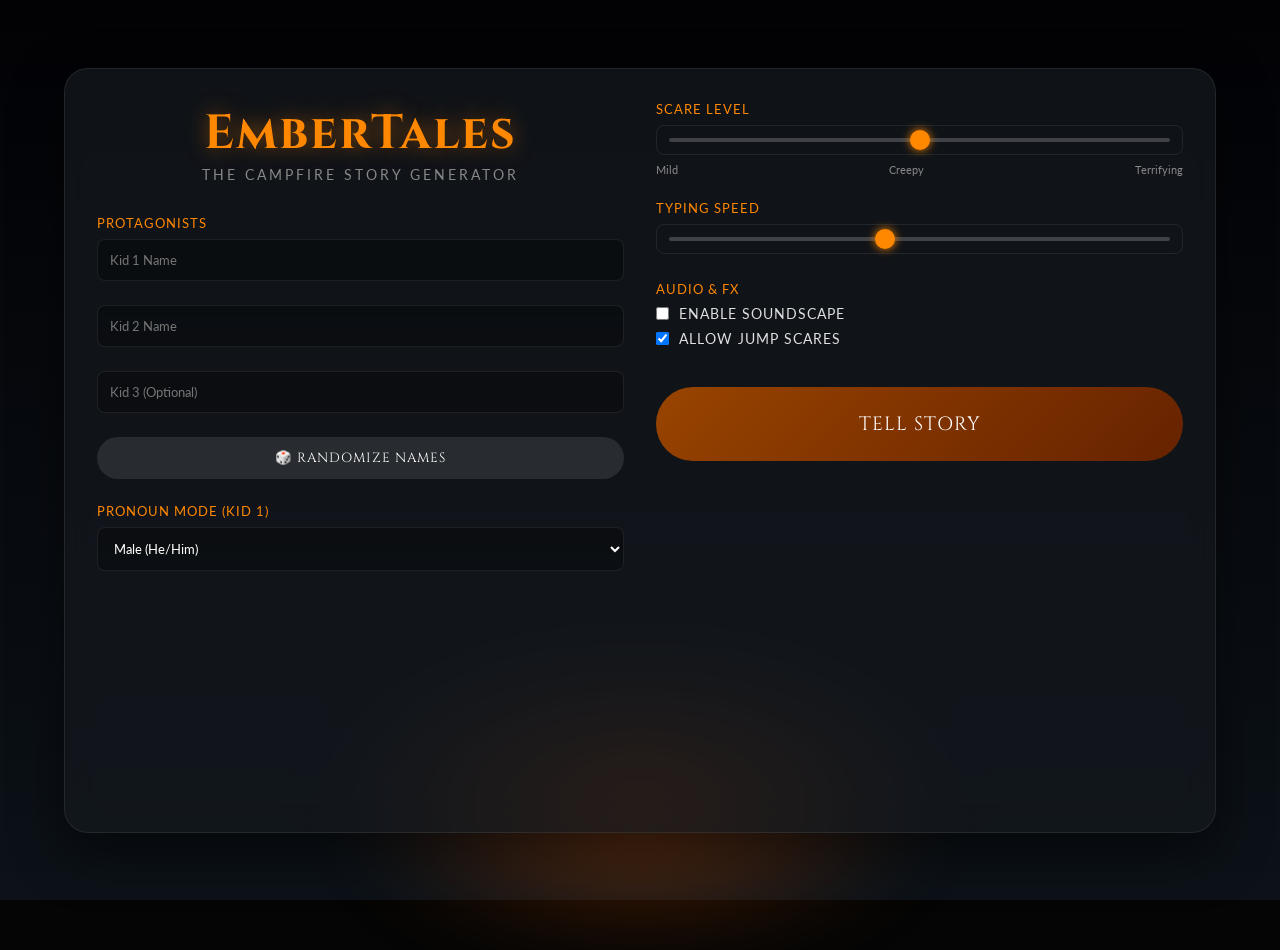
<file: democampfire/index.html>
<!DOCTYPE html>
<html lang="en">
<head>
    <meta charset="UTF-8">
    <meta name="viewport" content="width=device-width, initial-scale=1.0">
    <title>EmberTales: The Campfire Story Generator</title>
    <link href="https://fonts.googleapis.com/css2?family=Cinzel:wght@400;700&family=Lato:wght@300;400;700&display=swap" rel="stylesheet">
    
    <style>
        /* =========================================
           CORE VARIABLES & RESET
           ========================================= */
        :root {
            --bg-dark: #050505;
            --bg-forest: #0a1014;
            --glass-bg: rgba(20, 25, 30, 0.75);
            --glass-border: rgba(255, 255, 255, 0.08);
            --accent-glow: #ff8800;
            --accent-dim: #994400;
            --text-main: #e0e0e0;
            --text-muted: #888888;
            --font-display: 'Cinzel', serif;
            --font-body: 'Lato', sans-serif;
            --ease-bounce: cubic-bezier(0.34, 1.56, 0.64, 1);
        }

        * { box-sizing: border-box; margin: 0; padding: 0; user-select: none; }
        
        body {
            background-color: var(--bg-dark);
            color: var(--text-main);
            font-family: var(--font-body);
            height: 100vh;
            overflow: hidden;
            display: flex;
            justify-content: center;
            align-items: center;
        }

        /* =========================================
           ATMOSPHERIC BACKGROUND & ANIMATIONS
           ========================================= */
        .scene-layer {
            position: absolute;
            top: 0; left: 0; width: 100%; height: 100%;
            pointer-events: none;
            z-index: 0;
        }

        /* Forest Background */
        .bg-forest {
            background: linear-gradient(to bottom, #020205 0%, #0c1218 100%);
            z-index: 0;
        }

        /* Fog */
        .fog {
            background: url('https://raw.githubusercontent.com/danielstuart14/CSS_FOG_ANIMATION/master/fog1.png') repeat-x;
            background-size: 200% auto;
            opacity: 0.3;
            animation: drift 60s linear infinite;
            z-index: 1;
        }

        @keyframes drift { 0% { background-position: 0 0; } 100% { background-position: -200% 0; } }

        /* Embers */
        .ember-container {
            position: absolute;
            bottom: 0; left: 0; width: 100%; height: 100%;
            z-index: 2;
            overflow: hidden;
        }

        .ember {
            position: absolute;
            bottom: -10px;
            width: 4px; height: 4px;
            background: var(--accent-glow);
            border-radius: 50%;
            box-shadow: 0 0 10px var(--accent-glow);
            animation: rise 5s linear infinite;
            opacity: 0;
        }

        @keyframes rise {
            0% { opacity: 0; transform: translateY(0) scale(1); }
            20% { opacity: 1; }
            100% { opacity: 0; transform: translateY(-80vh) scale(0); }
        }

        /* Campfire Glow (Bottom Center) */
        .campfire-glow {
            position: absolute;
            bottom: -50px; left: 50%;
            transform: translateX(-50%);
            width: 600px; height: 300px;
            background: radial-gradient(ellipse at center, rgba(255, 100, 0, 0.4) 0%, transparent 70%);
            animation: flicker 4s infinite alternate;
            z-index: 2;
            filter: blur(40px);
        }

        @keyframes flicker {
            0% { opacity: 0.8; transform: translateX(-50%) scale(1); }
            20% { opacity: 0.6; }
            40% { opacity: 0.9; transform: translateX(-50%) scale(1.02); }
            100% { opacity: 0.7; transform: translateX(-50%) scale(0.98); }
        }

        /* =========================================
           UI ARCHITECTURE (GLASSMORPHISM)
           ========================================= */
        #app-container {
            position: relative;
            z-index: 10;
            width: 90%;
            max-width: 1200px;
            height: 85vh;
            display: grid;
            grid-template-columns: 1fr;
            transition: all 0.5s ease;
        }

        /* Panels */
        .glass-panel {
            background: var(--glass-bg);
            backdrop-filter: blur(16px);
            -webkit-backdrop-filter: blur(16px);
            border: 1px solid var(--glass-border);
            border-radius: 24px;
            box-shadow: 0 20px 50px rgba(0,0,0,0.5);
            padding: 2rem;
            display: flex;
            flex-direction: column;
            overflow: hidden;
            position: relative;
        }

        /* Header */
        .app-header {
            text-align: center;
            margin-bottom: 2rem;
        }
        
        h1 {
            font-family: var(--font-display);
            font-size: 3rem;
            color: var(--accent-glow);
            text-shadow: 0 0 20px rgba(255, 136, 0, 0.5);
            letter-spacing: 2px;
        }

        h2 { font-family: var(--font-display); color: var(--text-main); margin-bottom: 1rem; }
        
        .subtitle { font-size: 0.9rem; letter-spacing: 3px; color: var(--text-muted); text-transform: uppercase; }

        /* Setup Grid */
        #setup-view {
            display: grid;
            grid-template-columns: 1fr 1fr;
            gap: 2rem;
            height: 100%;
            overflow-y: auto;
        }

        /* Input Groups */
        .input-group { margin-bottom: 1.5rem; }
        
        label { display: block; font-size: 0.8rem; text-transform: uppercase; letter-spacing: 1px; color: var(--accent-glow); margin-bottom: 0.5rem; }
        
        input, select {
            width: 100%;
            background: rgba(0,0,0,0.3);
            border: 1px solid var(--glass-border);
            color: white;
            padding: 12px;
            border-radius: 8px;
            font-family: var(--font-body);
            transition: 0.3s;
        }

        input:focus, select:focus {
            outline: none;
            border-color: var(--accent-glow);
            box-shadow: 0 0 15px rgba(255, 136, 0, 0.2);
        }

        /* Buttons */
        .btn {
            background: linear-gradient(135deg, var(--accent-dim), #662200);
            border: none;
            color: white;
            padding: 12px 24px;
            border-radius: 50px;
            font-family: var(--font-display);
            cursor: pointer;
            transition: transform 0.2s var(--ease-bounce), box-shadow 0.3s;
            text-transform: uppercase;
            letter-spacing: 1px;
            position: relative;
            overflow: hidden;
        }

        .btn:hover {
            transform: translateY(-2px);
            box-shadow: 0 0 25px rgba(255, 136, 0, 0.4);
        }

        .btn:active { transform: scale(0.95); }

        .btn-secondary { background: rgba(255,255,255,0.1); }
        
        .btn-full { width: 100%; font-size: 1.2rem; padding: 1.5rem; margin-top: 1rem; }

        /* Sliders */
        input[type=range] {
            -webkit-appearance: none;
            width: 100%;
            background: transparent;
        }
        
        input[type=range]::-webkit-slider-thumb {
            -webkit-appearance: none;
            height: 20px; width: 20px;
            border-radius: 50%;
            background: var(--accent-glow);
            cursor: pointer;
            margin-top: -8px;
            box-shadow: 0 0 10px var(--accent-glow);
        }
        
        input[type=range]::-webkit-slider-runnable-track {
            width: 100%; height: 4px;
            background: rgba(255,255,255,0.2);
            border-radius: 2px;
        }

        /* =========================================
           STORY VIEW (HIDDEN INITIALLY)
           ========================================= */
        #story-view {
            display: none;
            position: absolute;
            top: 0; left: 0; width: 100%; height: 100%;
            flex-direction: column;
            z-index: 20;
        }

        #story-content-area {
            flex-grow: 1;
            overflow-y: auto;
            padding: 2rem;
            font-size: 1.3rem;
            line-height: 1.8;
            color: #ddd;
            text-shadow: 0 2px 4px rgba(0,0,0,0.8);
            scroll-behavior: smooth;
        }

        .cursor {
            display: inline-block;
            width: 3px; height: 1.2em;
            background: var(--accent-glow);
            animation: blink 1s step-end infinite;
            vertical-align: middle;
        }
        @keyframes blink { 50% { opacity: 0; } }

        .controls-bar {
            display: flex;
            justify-content: space-between;
            align-items: center;
            padding-top: 1rem;
            border-top: 1px solid var(--glass-border);
        }

        /* Progress Bar */
        .progress-container { width: 40%; height: 4px; background: rgba(255,255,255,0.1); border-radius: 2px; }
        .progress-fill { width: 0%; height: 100%; background: var(--accent-glow); transition: width 0.3s; }

        /* Cinematic Mode Classes */
        body.cinematic #app-container { max-width: 100%; width: 100%; height: 100vh; }
        body.cinematic .glass-panel { border-radius: 0; background: rgba(0,0,0,0.4); border: none; }
        body.cinematic .app-header, body.cinematic .controls-bar { opacity: 0; transition: opacity 0.5s; }
        body.cinematic .app-header:hover, body.cinematic .controls-bar:hover { opacity: 1; }

        /* =========================================
           SCARE FX CLASSES
           ========================================= */
        @keyframes shake {
            0% { transform: translate(1px, 1px) rotate(0deg); }
            10% { transform: translate(-1px, -2px) rotate(-1deg); }
            20% { transform: translate(-3px, 0px) rotate(1deg); }
            30% { transform: translate(3px, 2px) rotate(0deg); }
            40% { transform: translate(1px, -1px) rotate(1deg); }
            50% { transform: translate(-1px, 2px) rotate(-1deg); }
            60% { transform: translate(-3px, 1px) rotate(0deg); }
            70% { transform: translate(3px, 1px) rotate(-1deg); }
            80% { transform: translate(-1px, -1px) rotate(1deg); }
            90% { transform: translate(1px, 2px) rotate(0deg); }
            100% { transform: translate(1px, -2px) rotate(-1deg); }
        }
        .shake-effect { animation: shake 0.5s; }
        
        .flicker-effect { animation: flicker 0.2s 3; }
        
        .flash-overlay {
            position: fixed; top: 0; left: 0; width: 100vw; height: 100vh;
            background: white; opacity: 0; pointer-events: none; z-index: 100;
        }
        .flash-active { animation: flash 0.2s ease-out; }
        @keyframes flash { 0% { opacity: 0.8; } 100% { opacity: 0; } }

        /* Mobile */
        @media (max-width: 768px) {
            #setup-view { grid-template-columns: 1fr; }
            h1 { font-size: 2rem; }
            #app-container { height: 95vh; width: 95%; }
        }
    </style>
</head>
<body>

    <div class="scene-layer bg-forest"></div>
    <div class="scene-layer fog"></div>
    <div class="ember-container" id="ember-layer"></div>
    <div class="campfire-glow"></div>
    <div class="flash-overlay" id="flash-overlay"></div>

    <div id="app-container">
        
        <div id="setup-view" class="glass-panel">
            <div class="setup-col">
                <div class="app-header">
                    <h1>EmberTales</h1>
                    <div class="subtitle">The Campfire Story Generator</div>
                </div>

                <div class="input-group">
                    <label>Protagonists</label>
                    <input type="text" id="name1" placeholder="Kid 1 Name">
                </div>
                <div class="input-group">
                    <input type="text" id="name2" placeholder="Kid 2 Name">
                </div>
                <div class="input-group">
                    <input type="text" id="name3" placeholder="Kid 3 (Optional)">
                </div>
                
                <button class="btn btn-secondary" style="width:100%" onclick="randomizeNames()">🎲 Randomize Names</button>

                <div class="input-group" style="margin-top: 1.5rem;">
                    <label>Pronoun Mode (Kid 1)</label>
                    <select id="pronoun-select">
                        <option value="male">Male (He/Him)</option>
                        <option value="female">Female (She/Her)</option>
                        <option value="mixed">Mixed (They/Them)</option>
                    </select>
                </div>
            </div>

            <div class="setup-col">
                <div class="input-group">
                    <label>Scare Level</label>
                    <input type="range" id="scare-slider" min="0" max="2" step="1" value="1">
                    <div style="display:flex; justify-content:space-between; font-size:0.7rem; color:var(--text-muted); margin-top:5px;">
                        <span>Mild</span><span>Creepy</span><span>Terrifying</span>
                    </div>
                </div>

                <div class="input-group">
                    <label>Typing Speed</label>
                    <input type="range" id="speed-slider" min="10" max="80" value="40">
                </div>

                <div class="input-group">
                    <label>Audio & FX</label>
                    <label style="display:flex; align-items:center; cursor:pointer; color:var(--text-main); font-size:0.9rem;">
                        <input type="checkbox" id="audio-toggle" style="width:auto; margin-right:10px;"> Enable Soundscape
                    </label>
                    <label style="display:flex; align-items:center; cursor:pointer; color:var(--text-main); font-size:0.9rem; margin-top:5px;">
                        <input type="checkbox" id="jump-scare-toggle" checked style="width:auto; margin-right:10px;"> Allow Jump Scares
                    </label>
                </div>

                <div style="flex-grow:1; display:flex; align-items:end;">
                    <button class="btn btn-full" onclick="startStory()">Tell Story</button>
                </div>
            </div>
        </div>

        <div id="story-view" class="glass-panel">
            <div id="story-content-area">
                <span id="story-text"></span><span class="cursor"></span>
            </div>
            
            <div class="controls-bar">
                <div style="display:flex; gap:10px; align-items:center; width:40%;">
                    <button class="btn btn-secondary" style="padding:8px 16px; font-size:0.8rem;" onclick="toggleCinematic()">👁️ Cinematic</button>
                    <button class="btn btn-secondary" style="padding:8px 16px; font-size:0.8rem;" onclick="saveStory()">💾 Save</button>
                    <div style="font-size:0.8rem; color:var(--text-muted); margin-left:10px;">Words: <span id="word-count">0</span></div>
                </div>
                
                <div class="progress-container">
                    <div class="progress-fill" id="progress-bar"></div>
                </div>

                <button class="btn btn-secondary" style="padding:8px 16px; font-size:0.8rem;" onclick="resetApp()">❌ Restart</button>
            </div>
        </div>

    </div>

    <script>
        /* =========================================================
        DATA: NAME BANKS & CONFIGURATION
        =========================================================
        */
        const maleNames = ["Liam", "Noah", "Oliver", "Elijah", "Lucas", "Mason", "Ethan", "James", "Aiden", "Carter", "Logan", "Alexander", "Caleb", "Ryan", "Jack", "Finn", "Julian", "Gabriel", "Leo", "Ezra"];
        const femaleNames = ["Olivia", "Emma", "Ava", "Sophia", "Isabella", "Mia", "Charlotte", "Amelia", "Harper", "Evelyn", "Abigail", "Emily", "Ella", "Scarlett", "Grace", "Chloe", "Lily", "Riley", "Zoey", "Nora"];

        const pronouns = {
            male: { subject: "he", object: "him", possessive: "his", Subject: "He", Object: "Him", Possessive: "His" },
            female: { subject: "she", object: "her", possessive: "her", Subject: "She", Object: "Her", Possessive: "Her" },
            mixed: { subject: "they", object: "them", possessive: "their", Subject: "They", Object: "Them", Possessive: "Their" }
        };

        /* =========================================================
        INSERT FULL CAMPFIRE STORIES HERE
        Each story should be between 800–1200 words.

        Use the following placeholder tokens:
        
        {NAME1} - Main Protagonist
        {NAME2} - Secondary Character
        {NAME3} - Tertiary Character (if empty, code handles logic)
        {PRONOUN_SUBJECT} - he/she/they
        {PRONOUN_OBJECT} - him/her/them
        {PRONOUN_POSSESSIVE} - his/her/their
        
        Example:
        "{NAME1} thought {PRONOUN_SUBJECT} heard something behind the trees."

        Do NOT remove the token format.
        Keep each story inside backticks.
        =========================================================
        */
/* =========================================================
   INSERT FULL CAMPFIRE STORIES HERE
   ========================================================= */
const stories = [
    // STORY 1: THE WHISPERING LAKE
    {
        title: "The Whispering Lake",
        content: `The fire crackled, casting long, dancing shadows against the heavy pine trees. {NAME1} pulled {PRONOUN_POSSESSIVE} jacket tighter, staring into the flames. The air around the lake had dropped twenty degrees since the sun went down, and a thick, unnatural fog was beginning to curl over the water's edge.

"Did you hear that?" {NAME1} whispered, {PRONOUN_POSSESSIVE} voice trembling slightly.

{NAME2} rolled their eyes, poking the fire with a stick. "Hear what? The wind? Stop trying to scare us, {NAME1}. We're miles from the nearest town."

"It wasn't the wind," {NAME1} insisted. {PRONOUN_SUBJECT} stood up slowly, dusting ash from {PRONOUN_POSSESSIVE} jeans. "It sounded like... wet footsteps. Slapping against the dock."

{NAME3}, who had been dozing in a folding chair, stirred. "Go check it out then. Prove it's nothing so I can go back to sleep."

{NAME1} hesitated. The darkness beyond the firelight felt heavy, like a physical weight pressing against {PRONOUN_POSSESSIVE} chest. But pride won out. {PRONOUN_SUBJECT} grabbed a heavy flashlight and walked toward the lake.

The beam of light cut through the fog, illuminating swirling dust motes but little else. The old wooden dock creaked under {NAME1}'s boots. The water was perfectly still—like black glass. Too still. There were no ripples, despite the breeze.

{NAME1} walked to the end of the dock and shone the light down.

Reflected in the black water was {NAME1}'s own face. Pale, wide-eyed, terrified. {NAME1} let out a breath {PRONOUN_SUBJECT} didn't know {PRONOUN_SUBJECT} was holding. "Just me," {PRONOUN_SUBJECT} muttered.

Then, the reflection smiled.

{NAME1} wasn't smiling.

{NAME1} stumbled back, heart hammering against {PRONOUN_POSSESSIVE} ribs. "Guys!" {PRONOUN_SUBJECT} screamed, spinning around to run back to the fire.

But the fire was gone.

The campsite was gone. There was no tent. No {NAME2}. No {NAME3}. Just endless, towering pines and the fog.

"Guys?" {NAME1} whispered.

From the water behind {PRONOUN_OBJECT}, a sound emerged. *Drip. Drip. Drip.*

{NAME1} turned slowly. Standing on the edge of the dock was a figure. It looked exactly like {NAME2}, but its skin was gray and bloated, water pouring from its clothes. It opened its mouth, and lake water spilled out.

"It's so cold down here, {NAME1}," the thing that looked like {NAME2} gurgled. "The water... it whispers to us."

{NAME1} backed away, hitting the tree line. "You're not real."

"We are all real," a voice said from the left. {NAME1} jerked the flashlight. {NAME3} was standing there, leaning against a tree. But {NAME3}'s eyes were missing, replaced by hollow pits filled with dripping lake mud.

"{NAME1}..." the thing wearing {NAME3}'s face moaned. "{NAME1}, come swim."

{NAME1} turned and ran. {PRONOUN_SUBJECT} ran until {PRONOUN_POSSESSIVE} lungs burned and {PRONOUN_POSSESSIVE} legs gave out. {PRONOUN_SUBJECT} saw the orange glow of a fire ahead and sobbed with relief, bursting into the clearing.

"{NAME2}! {NAME3}!" {NAME1} cried out, falling to {PRONOUN_POSSESSIVE} knees near the warmth.

{NAME2} and {NAME3} looked up from the fire, startled. They looked normal. Alive. dry.

"Whoa, {NAME1}, you okay?" {NAME2} asked, standing up. "You were only gone for ten seconds."

{NAME1} gasped for air, gripping {NAME2}'s arm. "The lake. You were... dead. The reflection..."

{NAME3} laughed nervously. "You look like you've seen a ghost. Sit down. You're freezing. You're soaking wet."

{NAME1} looked down at {PRONOUN_POSSESSIVE} clothes. They were bone dry. "I'm not..."

"Here," {NAME2} said, handing {NAME1} a bottle of water. "Drink."

{NAME1} took the bottle. The plastic felt cold. {PRONOUN_SUBJECT} looked at {NAME2}'s hand. There, between the fingers, was a single strand of green pond weed.

{NAME1} looked up at {NAME2}'s face. The firelight flickered. For a split second, {NAME2}'s eyes went black, and water trickled from {PRONOUN_POSSESSIVE} ear.

"Drink up," {NAME2} whispered. "The lake is waiting."`
    },

    // STORY 2: CABIN 13
    {
        title: "Cabin 13",
        content: `The GPS said they had arrived, but the cabin didn't look like the pictures online. It was taller, narrower, and the wood was stained a color that reminded {NAME1} of dried bruises.

"I thought you said this place was cozy," {NAME3} muttered, grabbing a bag from the trunk. "This looks like the house where fairytales go to die."

"It was the only one available," {NAME1} snapped, though {PRONOUN_SUBJECT} felt a knot of unease tightening in {PRONOUN_POSSESSIVE} stomach. "{NAME2}, grab the cooler."

They unlocked the front door with the code the host had emailed. Inside, it smelled of stale lavender and old dust. The layout was strange—too many hallways for a house this size.

By midnight, the storm had rolled in. Thunder shook the floorboards, and the power flickered before dying completely.

"Great," {NAME2} groaned from the darkness of the living room. "Who has the flashlights?"

{NAME1} fumbled in {PRONOUN_POSSESSIVE} bag. "I've got one." {PRONOUN_SUBJECT} clicked it on. The beam cut through the dusty air.

"Where's {NAME3}?" {NAME1} asked.

"Went to the bathroom five minutes ago," {NAME2} replied.

{NAME1} shone the light down the hallway. " {NAME3}?"

Silence.

{NAME1} and {NAME2} walked down the hall. The bathroom door was open. Empty.

"Maybe they went upstairs?" {NAME2} suggested, though {PRONOUN_POSSESSIVE} voice wavered.

They climbed the stairs. The wood groaned under {NAME1}'s feet, sounding almost like a voice saying *leave*. At the top of the stairs, there were three doors.

"That's weird," {NAME1} whispered. "From the outside, this place only looked big enough for two bedrooms."

They opened the first door. A normal bedroom.
They opened the second door. A closet.

They stood before the third door. It was painted black, with the number '13' scratched into the wood, seemingly with a fingernail.

"{NAME1}, I don't like this," {NAME2} whispered, gripping {NAME1}'s shoulder. "Let's just go find {NAME3} and leave."

"We have to check," {NAME1} said, though {PRONOUN_SUBJECT} didn't want to. {PRONOUN_SUBJECT} reached out and turned the knob. It was ice cold.

The door creaked open.

The room inside was impossible. It was massive—the size of a gymnasium—with a ceiling that stretched up into darkness. The floor was covered in dirt. In the center of the dirt floor sat a single wooden chair.

Sitting in the chair was {NAME3}.

"{NAME3}!" {NAME1} shouted, running forward.

{NAME3} didn't move. {NAME1} grabbed {NAME3}'s shoulder and spun them around.

It was a mannequin. A wooden mannequin wearing {NAME3}'s clothes.

"What the..." {NAME2} backed away toward the door. "We're leaving. Now."

They turned to run, but the door was gone. Just smooth, uninterrupted wall.

Then, a sound came from above. Scuttling. Like a thousand insects moving on dry leaves.

{NAME1} slowly pointed the flashlight up into the high, dark ceiling.

Far above, clinging to the corners like a spider, was {NAME3}. But {NAME3}'s limbs were elongated, broken and twisted at impossible angles to grip the walls. {NAME3}'s head rotated 180 degrees to look down at them.

"It fits," {NAME3}'s voice croaked, echoing from the ceiling. "The wood... it fits my skin."

The thing that used to be {NAME3} let go of the ceiling.

{NAME1} screamed as the flashlight fell, rolling across the dirt floor. The light spun, casting wild shadows. The last thing {NAME1} saw was {NAME2} being dragged into the darkness, and a wooden hand reaching out for {PRONOUN_OBJECT}.`
    },

    // STORY 3: THE MIDNIGHT HIKER
    {
        title: "The Midnight Hiker",
        content: `"We're lost, aren't we?" {NAME3} asked, leaning against a large oak tree, breathing heavily.

"We are not lost," {NAME1} lied. {PRONOUN_SUBJECT} adjusted the strap of {PRONOUN_POSSESSIVE} backpack. "The trail marker said 2 miles. We've just been walking slow."

"We've been walking for four hours, {NAME1}," {NAME2} pointed out, shining a flashlight at their watch. "It's 2:00 AM. We should have been back at the car by ten."

{NAME1} looked around. The woods felt hostile at night. The trees seemed to lean in, listening. The path ahead was narrow, winding down into a valley that shouldn't be there.

"Look," {NAME1} said, pointing to a blue blaze painted on a tree trunk. "Blue markers. We're still on the trail."

"We passed that tree already," {NAME3} whispered.

"Don't be stupid. All trees look the same at night."

"No," {NAME3} insisted, voice rising in panic. "I carved my initial in the mud right there. Look."

{NAME1} shone the light at the base of the tree. There, in the wet earth, was a crude 'K'.

A cold chill ran down {NAME1}'s spine. They were walking in circles.

"Okay," {NAME1} said, trying to keep {PRONOUN_POSSESSIVE} voice steady. "We must have missed a turn. Let's just keep going straight. No turns."

They walked for another twenty minutes in silence. The only sound was the crunch of dry leaves under their boots.

*Crunch. Crunch.*

Then—

*Crunch. Crunch. Crunch.*

{NAME1} stopped. "Stop."

The others froze.

"Is there someone else out here?" {NAME1} called out.

Silence. Then, from the darkness ahead, came a cheerful whistle. It was a jaunty, old-fashioned tune. A light appeared, bobbing up and down.

A hiker emerged from the gloom. He was wearing gear from the 1970s—bright orange canvas shorts, high wool socks, and a heavy external frame pack. He was smiling broadly.

"Evening, campers!" the hiker chirped. He didn't seem out of breath, despite hiking uphill.

"Hi," {NAME2} said, visibly relieved. "Thank god. Do you know the way to the parking lot?"

The hiker's smile didn't waver. It was too wide. Too many teeth. "Parking lot? Oh, you can't get there from here."

"What do you mean?" {NAME1} asked, stepping closer. {PRONOUN_SUBJECT} noticed that the hiker's eyes weren't moving. They were fixed straight ahead.

"The trail only goes down now," the hiker said. "It goes down, and down, and down."

"We just want to go home," {NAME3} whimpered.

The hiker laughed. It was a dry sound, like snapping twigs. "Home? I've been hiking this loop for forty years. I haven't found home yet."

{NAME1} shone the light down at the hiker's legs.

The hiker wasn't touching the ground. He was hovering about three inches above the leaves. And where his feet should have been, the legs just ended in ragged, torn stumps.

"Run," {NAME1} whispered.

"What?" {NAME2} asked.

"RUN!" {NAME1} shoved {NAME2} and took off sprinting into the brush, abandoning the trail.

They crashed through thorns and branches. Behind them, the cheerful whistling got louder. It was fast. It was right behind them.

{NAME1} tripped, face-planting into the dirt. {PRONOUN_SUBJECT} scrambled to turn over, shining the light back the way they came.

The hiker was standing over {PRONOUN_OBJECT}. He was still smiling. He leaned down, his face inches from {NAME1}'s.

{NAME1} realized then that the hiker's face was a mask. {PRONOUN_SUBJECT} could see the rotting skin underneath the plastic edges.

"You dropped this," the hiker whispered. He held up a severed finger. It had a ring on it. {NAME1}'s ring.

{NAME1} looked down at {PRONOUN_POSSESSIVE} hand. {PRONOUN_POSSESSIVE} finger was gone. {PRONOUN_SUBJECT} hadn't even felt it happen.

"Tag," the hiker said. "You're it."

The flashlight flickered and died.`
    },

    // STORY 4
    {
        title: "Forgotten Frequency",
        content: `// INSERT FULL STORY HERE`
    },

    // STORY 5
    {
        title: "Don't Look Up",
        content: `// INSERT FULL STORY HERE`
    },

    // STORY 6
    {
        title: "The Scarecrow's Bargain",
        content: `// INSERT FULL STORY HERE`
    },

    // STORY 7
    {
        title: "Echoes in the Cave",
        content: `// INSERT FULL STORY HERE`
    },

    // STORY 8
    {
        title: "The Ranger Station",
        content: `// INSERT FULL STORY HERE`
    },

    // STORY 9
    {
        title: "Something in the Ash",
        content: `// INSERT FULL STORY HERE`
    },

    // STORY 10
    {
        title: "The Last Camper",
        content: `// INSERT FULL STORY HERE`
    }
];

        /* =========================================================
        ENGINE LOGIC & DOM MANIPULATION
        =========================================================
        */
        let currentStoryText = "";
        let isTyping = false;
        let typeInterval;
        let currentIndex = 0;
        let settings = {
            scareLevel: 1, // 0: Mild, 1: Creepy, 2: Terrifying
            speed: 40,
            audio: false,
            jumpScares: true
        };

        // --- Init Embers ---
        function initEmbers() {
            const container = document.getElementById('ember-layer');
            for(let i=0; i<30; i++) {
                let emb = document.createElement('div');
                emb.className = 'ember';
                emb.style.left = Math.random() * 100 + '%';
                emb.style.animationDuration = (Math.random() * 3 + 2) + 's';
                emb.style.animationDelay = Math.random() * 5 + 's';
                container.appendChild(emb);
            }
        }
        initEmbers();

        // --- Name System ---
        function randomizeNames() {
            const rand = (arr) => arr[Math.floor(Math.random() * arr.length)];
            document.getElementById('name1').value = rand(Math.random() > 0.5 ? maleNames : femaleNames);
            document.getElementById('name2').value = rand(Math.random() > 0.5 ? maleNames : femaleNames);
            // Optional name 3 (50% chance)
            if(Math.random() > 0.5) {
                document.getElementById('name3').value = rand(Math.random() > 0.5 ? maleNames : femaleNames);
            } else {
                document.getElementById('name3').value = "";
            }
        }

        // --- Story Generator ---
        function prepareStory() {
            // Get Inputs
            const n1 = document.getElementById('name1').value.trim() || "Alex";
            const n2 = document.getElementById('name2').value.trim() || "Sam";
            const n3 = document.getElementById('name3').value.trim() || "Jordan"; // Fallback if empty token used
            
            // Get Settings
            const pType = document.getElementById('pronoun-select').value;
            const pSet = pronouns[pType];
            settings.scareLevel = parseInt(document.getElementById('scare-slider').value);
            settings.speed = 100 - parseInt(document.getElementById('speed-slider').value); // Invert slider logic
            settings.audio = document.getElementById('audio-toggle').checked;
            settings.jumpScares = document.getElementById('jump-scare-toggle').checked;

            // Select Random Story (Currently defaulting to 0 for demo)
            // In full version: let storyObj = stories[Math.floor(Math.random() * stories.length)];
            let storyObj = stories[0]; 
            
            // Easter Egg
            if(n1.toLowerCase() === "bloody mary") {
                storyObj = { content: "You shouldn't have said that name three times... {NAME1}." };
                settings.scareLevel = 2;
                triggerJumpScare(true);
            }

            // Token Replacement
            let raw = storyObj.content;
            
            // Global Replace
            let processed = raw
                .replaceAll('{NAME1}', n1)
                .replaceAll('{NAME2}', n2)
                .replaceAll('{NAME3}', n3)
                .replaceAll('{PRONOUN_SUBJECT}', pSet.subject)
                .replaceAll('{PRONOUN_OBJECT}', pSet.object)
                .replaceAll('{PRONOUN_POSSESSIVE}', pSet.possessive);

            // Simple Capitalization Fix (Start of sentences)
            // Note: A robust regex engine would be better, but this handles simple cases
            processed = processed.replace(/(^\s*|[.!?]\s+)([a-z])/g, (match) => match.toUpperCase());

            return processed;
        }

        // --- Typewriter Engine ---
        function startStory() {
            currentStoryText = prepareStory();
            
            // UI Transition
            document.getElementById('setup-view').style.display = 'none';
            document.getElementById('story-view').style.display = 'flex';
            
            // Dim Lights Logic (CSS Class on body)
            document.body.style.backgroundColor = "#000";
            document.querySelector('.campfire-glow').style.opacity = "0.5";

            // Reset State
            document.getElementById('story-text').innerHTML = "";
            document.getElementById('word-count').innerText = currentStoryText.split(' ').length;
            currentIndex = 0;
            isTyping = true;
            
            // Start Audio
            if(settings.audio) playAmbience();

            // Start Typing Loop
            typeLoop();
        }

        function typeLoop() {
            if(!isTyping) return;

            if(currentIndex < currentStoryText.length) {
                const char = currentStoryText.charAt(currentIndex);
                const span = document.createElement('span');
                
                // Handle newlines
                if(char === '\n') {
                    span.innerHTML = '<br>';
                } else {
                    span.innerText = char;
                }
                
                document.getElementById('story-text').appendChild(span);
                
                // Auto Scroll
                const container = document.getElementById('story-content-area');
                container.scrollTop = container.scrollHeight;

                // Update Progress
                const pct = (currentIndex / currentStoryText.length) * 100;
                document.getElementById('progress-bar').style.width = pct + "%";

                // Timing Logic
                let delay = settings.speed;
                
                // Punctuation Pause
                if(['.', '?', '!'].includes(char)) delay = delay * 8;
                if([','].includes(char)) delay = delay * 3;

                // Scare Engine Trigger
                if(settings.jumpScares && Math.random() > 0.98) {
                    scareManager();
                }

                currentIndex++;
                typeInterval = setTimeout(typeLoop, delay);

            } else {
                isTyping = false;
                document.querySelector('.cursor').style.display = 'none';
            }
        }

        // --- Scare Engine ---
        function scareManager() {
            const intensity = settings.scareLevel;
            if(intensity === 0) return; // Mild: No effects

            const effectType = Math.floor(Math.random() * 3);
            const container = document.getElementById('app-container');

            // 1. Text Flicker
            if(effectType === 0) {
                container.classList.add('flicker-effect');
                setTimeout(() => container.classList.remove('flicker-effect'), 600);
            }
            
            // 2. Shake (Only if Terrifying)
            if(effectType === 1 && intensity === 2) {
                container.classList.add('shake-effect');
                setTimeout(() => container.classList.remove('shake-effect'), 500);
                if(settings.audio) playSuspenseSting();
            }

            // 3. Flash (Rare)
            if(effectType === 2 && intensity === 2 && Math.random() > 0.7) {
                triggerJumpScare();
            }
        }

        function triggerJumpScare(force = false) {
            const flash = document.getElementById('flash-overlay');
            flash.classList.add('flash-active');
            setTimeout(() => flash.classList.remove('flash-active'), 200);
            // In a real app, play a loud bang sound here
        }

        // --- Audio System Placeholder ---
        // Note: Browsers block autoplay without interaction.
        // This structure is ready for Audio objects.
        const audioCtx = {
            ambience: null,
            fire: null
        };

        function playAmbience() {
            console.log("Audio System: Playing Ambience (Fire + Wind)");
            // Implementation:
            // audioCtx.ambience = new Audio('path/to/wind.mp3');
            // audioCtx.ambience.loop = true;
            // audioCtx.ambience.play();
        }

        function playSuspenseSting() {
            console.log("Audio System: Sting");
        }

        // --- Utilities ---
        function toggleCinematic() {
            document.body.classList.toggle('cinematic');
        }

        function saveStory() {
            const blob = new Blob([currentStoryText], { type: 'text/plain' });
            const anchor = document.createElement('a');
            anchor.download = 'Campfire_Story.txt';
            anchor.href = (window.webkitURL || window.URL).createObjectURL(blob);
            anchor.click();
        }

        function resetApp() {
            clearTimeout(typeInterval);
            isTyping = false;
            document.getElementById('setup-view').style.display = 'grid';
            document.getElementById('story-view').style.display = 'none';
            document.body.style.backgroundColor = ""; // Reset to CSS var
            document.querySelector('.campfire-glow').style.opacity = "0.8";
            document.body.classList.remove('cinematic');
        }

    </script>
</body>

</html>
</file>
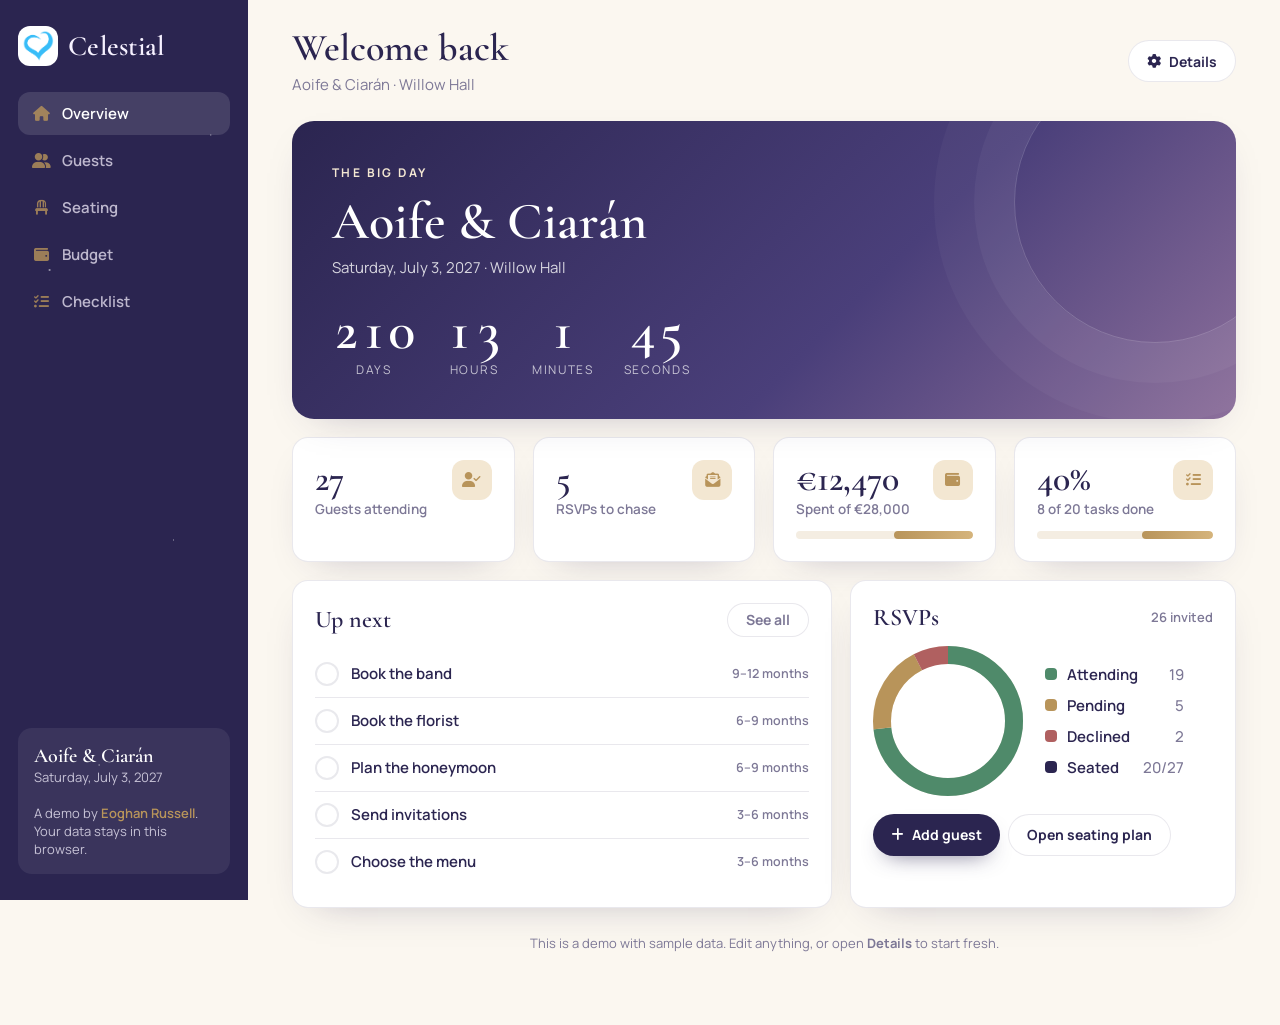
<file: democelestial/index.html>
<!DOCTYPE html>
<html lang="en">
<head>
  <meta charset="UTF-8">
  <meta name="viewport" content="width=device-width, initial-scale=1.0, viewport-fit=cover">
  <title>Celestial — Wedding Planner</title>
  <meta name="description" content="Celestial: a wedding planner for guest lists, RSVPs, seating charts, budget and checklist. Demo by Eoghan Russell.">
  <meta name="theme-color" content="#fbf7f0">
  <link rel="icon" href="/assets/celestiallogo.png">
  <link rel="preconnect" href="https://fonts.googleapis.com">
  <link rel="preconnect" href="https://fonts.gstatic.com" crossorigin>
  <link href="https://fonts.googleapis.com/css2?family=Cormorant+Garamond:ital,wght@0,500;0,600;1,500&family=Manrope:wght@400;500;600;700&display=swap" rel="stylesheet">
  <link rel="stylesheet" href="https://cdnjs.cloudflare.com/ajax/libs/font-awesome/6.4.0/css/all.min.css">
  <style>
    :root {
      --bg: #fbf7f0; --panel: #ffffff; --soft: #f4ede2; --ink: #2b2550; --ink-2: #4a4470; --muted: #7d7896;
      --line: rgba(43, 37, 80, .1); --gold: #b8945a; --gold-soft: #f3e7d2; --blush: #e9cfc6; --rose: #c97b7b;
      --ok: #4f8a6a; --ok-soft: #e1efe6; --warn: #b8945a; --no: #b06060; --no-soft: #f5e1e1;
      --r: 16px; --shadow: 0 14px 40px -24px rgba(43, 37, 80, .35);
      --serif: 'Cormorant Garamond', Georgia, serif; --sans: 'Manrope', system-ui, sans-serif;
      --ease: cubic-bezier(.22, 1, .36, 1);
    }
    * { box-sizing: border-box; }
    html, body { margin: 0; height: 100%; }
    body { font-family: var(--sans); background: var(--bg); color: var(--ink); font-size: 15px; -webkit-font-smoothing: antialiased; }
    button, input, select, textarea { font: inherit; color: inherit; }
    button { cursor: pointer; background: none; border: 0; padding: 0; }
    :focus-visible { outline: 2px solid var(--gold); outline-offset: 2px; border-radius: 6px; }
    .app { display: grid; grid-template-columns: 248px 1fr; min-height: 100vh; }
    /* sidebar */
    .side { position: sticky; top: 0; height: 100vh; padding: 26px 18px; background: var(--ink); color: #f6f1ff; display: flex; flex-direction: column; gap: 26px; overflow: hidden; }
    .side::before { content: ''; position: absolute; inset: 0; background: radial-gradient(1.5px 1.5px at 20% 30%, rgba(255,255,255,.7), transparent), radial-gradient(1px 1px at 70% 60%, rgba(255,255,255,.6), transparent), radial-gradient(1.2px 1.2px at 40% 85%, rgba(255,255,255,.5), transparent), radial-gradient(1px 1px at 85% 15%, rgba(255,255,255,.6), transparent); pointer-events: none; }
    .brand { display: flex; align-items: center; gap: 10px; position: relative; }
    .brand img { width: 40px; height: 40px; border-radius: 12px; background: #fff; padding: 4px; }
    .brand b { font-family: var(--serif); font-size: 28px; font-weight: 600; letter-spacing: .01em; }
    .nav { display: grid; gap: 4px; position: relative; }
    .nav button { display: flex; align-items: center; gap: 12px; padding: 11px 14px; border-radius: 12px; color: rgba(246, 241, 255, .72); font-weight: 600; text-align: left; transition: background .25s, color .25s; }
    .nav button i { width: 18px; text-align: center; color: var(--gold); opacity: .8; }
    .nav button:hover { background: rgba(255, 255, 255, .06); color: #fff; }
    .nav button[aria-current="page"] { background: rgba(255, 255, 255, .12); color: #fff; }
    .side-card { margin-top: auto; position: relative; padding: 16px; border-radius: 14px; background: rgba(255, 255, 255, .07); font-size: 13px; color: rgba(246, 241, 255, .75); }
    .side-card b { display: block; font-family: var(--serif); font-size: 20px; color: #fff; font-weight: 600; }
    .side-card a { color: var(--gold); text-decoration: none; font-weight: 600; }
    /* main */
    .main { padding: 28px clamp(18px, 4vw, 44px) 60px; min-width: 0; }
    .top { display: flex; justify-content: space-between; align-items: center; gap: 16px; margin-bottom: 26px; flex-wrap: wrap; }
    .top h1 { font-family: var(--serif); font-weight: 600; font-size: clamp(28px, 3.4vw, 38px); margin: 0; line-height: 1.1; }
    .top p { margin: 4px 0 0; color: var(--muted); }
    .top-actions { display: flex; gap: 8px; }
    .btn { display: inline-flex; align-items: center; gap: 8px; height: 42px; padding: 0 18px; border-radius: 999px; font-weight: 700; font-size: 14px; transition: background .25s, transform .3s var(--ease), box-shadow .3s; white-space: nowrap; }
    .btn-primary { background: var(--ink); color: #fff; box-shadow: 0 10px 22px -12px rgba(43, 37, 80, .7); }
    .btn-primary:hover { background: #3b3470; transform: translateY(-1px); }
    .btn-ghost { border: 1px solid var(--line); background: var(--panel); }
    .btn-ghost:hover { border-color: var(--ink); }
    .btn-gold { background: var(--gold); color: #fff; }
    .icon-btn { width: 36px; height: 36px; border-radius: 10px; display: inline-grid; place-items: center; color: var(--muted); transition: background .2s, color .2s; }
    .icon-btn:hover { background: var(--soft); color: var(--ink); }
    .card { background: var(--panel); border: 1px solid var(--line); border-radius: var(--r); padding: 22px; box-shadow: var(--shadow); }
    .card h2 { font-family: var(--serif); font-weight: 600; font-size: 24px; margin: 0 0 14px; display: flex; justify-content: space-between; align-items: center; gap: 10px; }
    .card h2 small { font-family: var(--sans); font-size: 13px; color: var(--muted); font-weight: 600; }
    .grid { display: grid; gap: 18px; }
    .g-4 { grid-template-columns: repeat(4, 1fr); }
    .g-2 { grid-template-columns: 1.4fr 1fr; }
    .g-3 { grid-template-columns: repeat(3, 1fr); }
    .view { animation: fade .5s var(--ease); }
    @keyframes fade { from { opacity: 0; transform: translateY(10px); } }
    /* hero countdown */
    .hero { position: relative; overflow: hidden; border-radius: 22px; padding: clamp(24px, 4vw, 40px); color: #fff; background: linear-gradient(135deg, #2b2550 0%, #4a3f7a 60%, #8c6f9b 100%); box-shadow: var(--shadow); margin-bottom: 18px; }
    .hero::after { content: ''; position: absolute; right: -60px; top: -60px; width: 280px; height: 280px; border-radius: 50%; border: 1px solid rgba(255, 255, 255, .18); box-shadow: 0 0 0 40px rgba(255, 255, 255, .04), 0 0 0 80px rgba(255, 255, 255, .03); }
    .hero small { letter-spacing: .2em; text-transform: uppercase; font-size: 12px; color: var(--gold-soft); font-weight: 700; }
    .hero h2 { font-family: var(--serif); font-weight: 600; font-size: clamp(32px, 4.6vw, 52px); margin: 8px 0 4px; }
    .hero p { margin: 0; color: rgba(255, 255, 255, .8); }
    .count { display: flex; gap: clamp(14px, 3vw, 30px); margin-top: 24px; position: relative; z-index: 1; }
    .count div { text-align: center; }
    .count b { display: block; font-family: var(--serif); font-size: clamp(36px, 5vw, 56px); font-weight: 600; line-height: 1; font-variant-numeric: tabular-nums; }
    .count span { font-size: 12px; letter-spacing: .14em; text-transform: uppercase; color: rgba(255, 255, 255, .7); }
    .stat b { display: block; font-family: var(--serif); font-size: 36px; font-weight: 600; line-height: 1.05; }
    .stat span { color: var(--muted); font-size: 13.5px; font-weight: 600; }
    .stat i { float: right; width: 40px; height: 40px; border-radius: 12px; display: grid; place-items: center; background: var(--gold-soft); color: var(--gold); }
    .bar { height: 8px; border-radius: 8px; background: var(--soft); overflow: hidden; margin-top: 12px; }
    .bar i { display: block; height: 100%; border-radius: 8px; background: linear-gradient(90deg, var(--gold), #d5b47c); transition: width 1s var(--ease); }
    .bar.over i { background: var(--no); }
    .donut-wrap { display: flex; align-items: center; gap: 22px; flex-wrap: wrap; }
    .legend { display: grid; gap: 10px; }
    .legend div { display: flex; align-items: center; gap: 10px; font-weight: 600; }
    .legend i { width: 12px; height: 12px; border-radius: 4px; }
    .legend span { color: var(--muted); font-weight: 500; margin-left: auto; padding-left: 14px; }
    .task-mini { display: flex; align-items: center; gap: 12px; padding: 11px 0; border-bottom: 1px solid var(--line); }
    .task-mini:last-child { border-bottom: 0; }
    .task-mini small { margin-left: auto; color: var(--muted); font-weight: 600; white-space: nowrap; }
    /* toolbar & tables */
    .toolbar { display: flex; gap: 10px; flex-wrap: wrap; align-items: center; margin-bottom: 16px; }
    .search { flex: 1; min-width: 200px; position: relative; }
    .search i { position: absolute; left: 14px; top: 50%; transform: translateY(-50%); color: var(--muted); }
    .search input { width: 100%; height: 42px; padding: 0 14px 0 40px; border-radius: 999px; border: 1px solid var(--line); background: var(--panel); }
    select, .field input, .field textarea, .inline-input { height: 42px; padding: 0 14px; border-radius: 12px; border: 1px solid var(--line); background: var(--panel); }
    input:focus, select:focus, textarea:focus { outline: none; border-color: var(--gold); box-shadow: 0 0 0 3px rgba(184, 148, 90, .18); }
    .pills { display: flex; gap: 8px; flex-wrap: wrap; margin-bottom: 16px; }
    .pill { padding: 6px 14px; border-radius: 999px; background: var(--panel); border: 1px solid var(--line); font-weight: 700; font-size: 13px; }
    .pill b { color: var(--gold); }
    table { width: 100%; border-collapse: collapse; }
    th { text-align: left; font-size: 12px; letter-spacing: .1em; text-transform: uppercase; color: var(--muted); font-weight: 700; padding: 0 12px 10px; }
    td { padding: 12px; border-top: 1px solid var(--line); vertical-align: middle; }
    tr { transition: background .2s; }
    tbody tr:hover { background: #fdfaf5; }
    .name { font-weight: 700; }
    .name small { display: block; color: var(--muted); font-weight: 500; }
    .tag { display: inline-flex; align-items: center; gap: 6px; font-size: 12px; font-weight: 700; padding: 4px 10px; border-radius: 999px; background: var(--soft); color: var(--ink-2); white-space: nowrap; }
    .seg { display: inline-flex; background: var(--soft); border-radius: 999px; padding: 3px; }
    .seg button { padding: 5px 11px; border-radius: 999px; font-size: 12.5px; font-weight: 700; color: var(--muted); transition: background .2s, color .2s; }
    .seg button.on[data-v="yes"] { background: var(--ok); color: #fff; }
    .seg button.on[data-v="pending"] { background: var(--gold); color: #fff; }
    .seg button.on[data-v="no"] { background: var(--no); color: #fff; }
    .row-actions { white-space: nowrap; text-align: right; }
    .empty { text-align: center; color: var(--muted); padding: 40px 10px; }
    .empty i { font-size: 30px; color: var(--gold); margin-bottom: 10px; display: block; }
    /* seating */
    .seat-layout { display: grid; grid-template-columns: 280px 1fr; gap: 18px; align-items: start; }
    .pool { position: sticky; top: 20px; max-height: calc(100vh - 40px); overflow: auto; }
    .chips { display: flex; flex-wrap: wrap; gap: 8px; min-height: 60px; }
    .chip { display: inline-flex; align-items: center; gap: 6px; padding: 8px 12px; border-radius: 999px; background: var(--soft); border: 1px solid transparent; font-weight: 700; font-size: 13px; cursor: grab; user-select: none; transition: transform .2s, border-color .2s, background .2s, box-shadow .2s; }
    .chip:hover { transform: translateY(-1px); }
    .chip.sel { border-color: var(--gold); background: var(--gold-soft); box-shadow: 0 0 0 3px rgba(184, 148, 90, .2); }
    .chip.dragging { opacity: .4; }
    .chip em { font-style: normal; font-size: 11px; color: var(--gold); }
    .chip button { color: var(--muted); font-size: 12px; margin-left: 2px; }
    .tables { display: grid; grid-template-columns: repeat(auto-fill, minmax(240px, 1fr)); gap: 16px; }
    .tbl { position: relative; transition: border-color .2s, transform .3s var(--ease), box-shadow .3s; }
    .tbl.over { border-color: var(--gold); transform: translateY(-3px); box-shadow: 0 0 0 4px rgba(184, 148, 90, .18), var(--shadow); }
    .tbl.target { border-style: dashed; border-color: var(--gold); cursor: pointer; }
    .tbl-head { display: flex; justify-content: space-between; align-items: center; gap: 8px; margin-bottom: 10px; }
    .tbl-head b { font-family: var(--serif); font-size: 22px; font-weight: 600; }
    .ring { width: 130px; height: 130px; margin: 6px auto 12px; position: relative; }
    .ring .table-top { position: absolute; inset: 28px; border-radius: 50%; background: radial-gradient(circle at 35% 30%, #fff, var(--gold-soft)); border: 1px solid var(--line); display: grid; place-items: center; font-family: var(--serif); font-size: 22px; font-weight: 600; }
    .ring .seat { position: absolute; width: 16px; height: 16px; margin: -8px; border-radius: 50%; background: var(--soft); border: 1px solid var(--line); transition: background .3s; }
    .ring .seat.on { background: var(--ink); border-color: var(--ink); }
    .tbl .chips { min-height: 36px; }
    .cap { font-size: 12.5px; font-weight: 700; color: var(--muted); }
    .cap.full { color: var(--no); }
    /* budget */
    .cat-row { display: grid; grid-template-columns: 140px 1fr auto; gap: 12px; align-items: center; padding: 8px 0; }
    .cat-row .track { height: 12px; border-radius: 12px; background: var(--soft); position: relative; overflow: hidden; }
    .cat-row .track i { position: absolute; left: 0; top: 0; bottom: 0; border-radius: 12px; }
    .cat-row .track .est { background: var(--gold-soft); }
    .cat-row .track .act { background: var(--gold); }
    .cat-row span { font-weight: 700; font-size: 13.5px; white-space: nowrap; }
    .money { font-variant-numeric: tabular-nums; font-weight: 700; }
    .inline-input { height: 36px; width: 110px; padding: 0 10px; }
    .paid { width: 22px; height: 22px; border-radius: 7px; border: 2px solid var(--line); display: inline-grid; place-items: center; color: #fff; transition: background .2s, border-color .2s; }
    .paid.on { background: var(--ok); border-color: var(--ok); }
    .add-row { display: grid; grid-template-columns: 1fr 1.4fr 120px auto; gap: 8px; margin-top: 14px; }
    .add-row input, .add-row select { width: 100%; }
    /* checklist */
    .phase { margin-bottom: 18px; }
    .phase h3 { font-family: var(--serif); font-size: 22px; font-weight: 600; margin: 0 0 8px; display: flex; align-items: center; gap: 10px; }
    .phase h3 small { font-family: var(--sans); font-size: 12.5px; color: var(--muted); font-weight: 700; }
    .task { display: flex; align-items: center; gap: 14px; padding: 12px 14px; border-radius: 12px; transition: background .2s; }
    .task:hover { background: var(--soft); }
    .check { width: 24px; height: 24px; border-radius: 50%; border: 2px solid var(--line); flex: none; display: grid; place-items: center; color: #fff; font-size: 11px; transition: background .25s, border-color .25s, transform .3s var(--ease); }
    .task.done .check { background: var(--ok); border-color: var(--ok); transform: scale(1.06); }
    .task.done .t { color: var(--muted); text-decoration: line-through; }
    .t { font-weight: 600; flex: 1; }
    .task .icon-btn { opacity: 0; }
    .task:hover .icon-btn, .task:focus-within .icon-btn { opacity: 1; }
    /* modal & toast */
    dialog { border: 0; border-radius: 20px; padding: 0; width: min(480px, calc(100vw - 28px)); box-shadow: 0 40px 100px -30px rgba(43, 37, 80, .55); color: var(--ink); }
    dialog::backdrop { background: rgba(43, 37, 80, .45); backdrop-filter: blur(3px); }
    dialog[open] { animation: pop .35s var(--ease); }
    @keyframes pop { from { opacity: 0; transform: translateY(14px) scale(.98); } }
    .modal-h { padding: 22px 24px 0; display: flex; justify-content: space-between; align-items: center; }
    .modal-h h3 { font-family: var(--serif); font-size: 28px; font-weight: 600; margin: 0; }
    .modal-b { padding: 18px 24px; display: grid; gap: 14px; }
    .modal-f { padding: 0 24px 22px; display: flex; justify-content: flex-end; gap: 8px; }
    .field { display: grid; gap: 6px; }
    .field label { font-size: 12.5px; font-weight: 700; color: var(--muted); letter-spacing: .04em; }
    .field input, .field select, .field textarea { width: 100%; }
    .field textarea { height: 80px; padding: 10px 14px; resize: vertical; }
    .two { display: grid; grid-template-columns: 1fr 1fr; gap: 12px; }
    .switch { display: flex; align-items: center; gap: 10px; font-weight: 600; }
    .switch input { width: 18px; height: 18px; accent-color: var(--ink); }
    .toast { position: fixed; left: 50%; bottom: 26px; transform: translate(-50%, 30px); opacity: 0; background: var(--ink); color: #fff; padding: 12px 18px; border-radius: 999px; font-weight: 600; z-index: 50; transition: opacity .3s, transform .4s var(--ease); pointer-events: none; display: flex; gap: 10px; align-items: center; }
    .toast.show { opacity: 1; transform: translate(-50%, 0); }
    .toast i { color: var(--gold); }
    .demo-banner { font-size: 13px; color: var(--muted); margin-top: 26px; text-align: center; }
    .demo-banner a { color: var(--ink); font-weight: 700; }
    /* responsive */
    .tabbar { display: none; }
    @media (max-width: 1100px) { .g-4 { grid-template-columns: repeat(2, 1fr); } .g-2 { grid-template-columns: 1fr; } }
    @media (max-width: 860px) {
      .app { grid-template-columns: 1fr; }
      .side { display: none; }
      .main { padding: 18px 16px 110px; }
      .tabbar { display: grid; grid-template-columns: repeat(5, 1fr); position: fixed; left: 10px; right: 10px; bottom: calc(10px + env(safe-area-inset-bottom)); z-index: 40; background: var(--ink); border-radius: 22px; padding: 8px; box-shadow: 0 20px 40px -16px rgba(43, 37, 80, .6); }
      .tabbar button { display: grid; justify-items: center; gap: 4px; padding: 6px 0; color: rgba(255, 255, 255, .6); font-size: 11px; font-weight: 700; border-radius: 14px; }
      .tabbar button i { font-size: 17px; }
      .tabbar button[aria-current="page"] { color: #fff; background: rgba(255, 255, 255, .12); }
      .seat-layout { grid-template-columns: 1fr; }
      .pool { position: static; max-height: none; }
      .g-3 { grid-template-columns: 1fr; }
      .hide-sm { display: none; }
      .guest-table thead { display: none; }
      .guest-table tr { display: grid; grid-template-columns: 1fr auto; gap: 8px 10px; padding: 14px 4px; border-top: 1px solid var(--line); }
      .guest-table td { border: 0; padding: 0; }
      .guest-table td.c-rsvp { grid-column: 1 / -1; }
      .cat-row { grid-template-columns: 96px 1fr auto; }
      .add-row { grid-template-columns: 1fr 1fr; }
      .budget-table .hide-sm { display: none; }
    }
    @media (max-width: 520px) { .g-4 { grid-template-columns: 1fr 1fr; gap: 12px; } .card { padding: 16px; } .stat b { font-size: 28px; } .top-actions .btn span { display: none; } }
    @media (prefers-reduced-motion: reduce) { *, *::before, *::after { animation: none !important; transition: none !important; } }
  </style>
</head>
<body>
  <div class="app">
    <aside class="side" aria-label="Celestial navigation">
      <div class="brand"><img src="/assets/celestiallogo.png" alt=""><b>Celestial</b></div>
      <nav class="nav" id="nav"></nav>
      <div class="side-card"><b id="sideNames">Your wedding</b><span id="sideDate"></span><br><br>A demo by <a href="/celestial/">Eoghan Russell</a>. Your data stays in this browser.</div>
    </aside>
    <main class="main" id="main" tabindex="-1"></main>
  </div>
  <nav class="tabbar" id="tabbar" aria-label="Celestial sections"></nav>

  <dialog id="modal"></dialog>
  <div class="toast" id="toast" role="status" aria-live="polite"></div>
  <script src="app.js"></script>
</body>
</html>
</file>
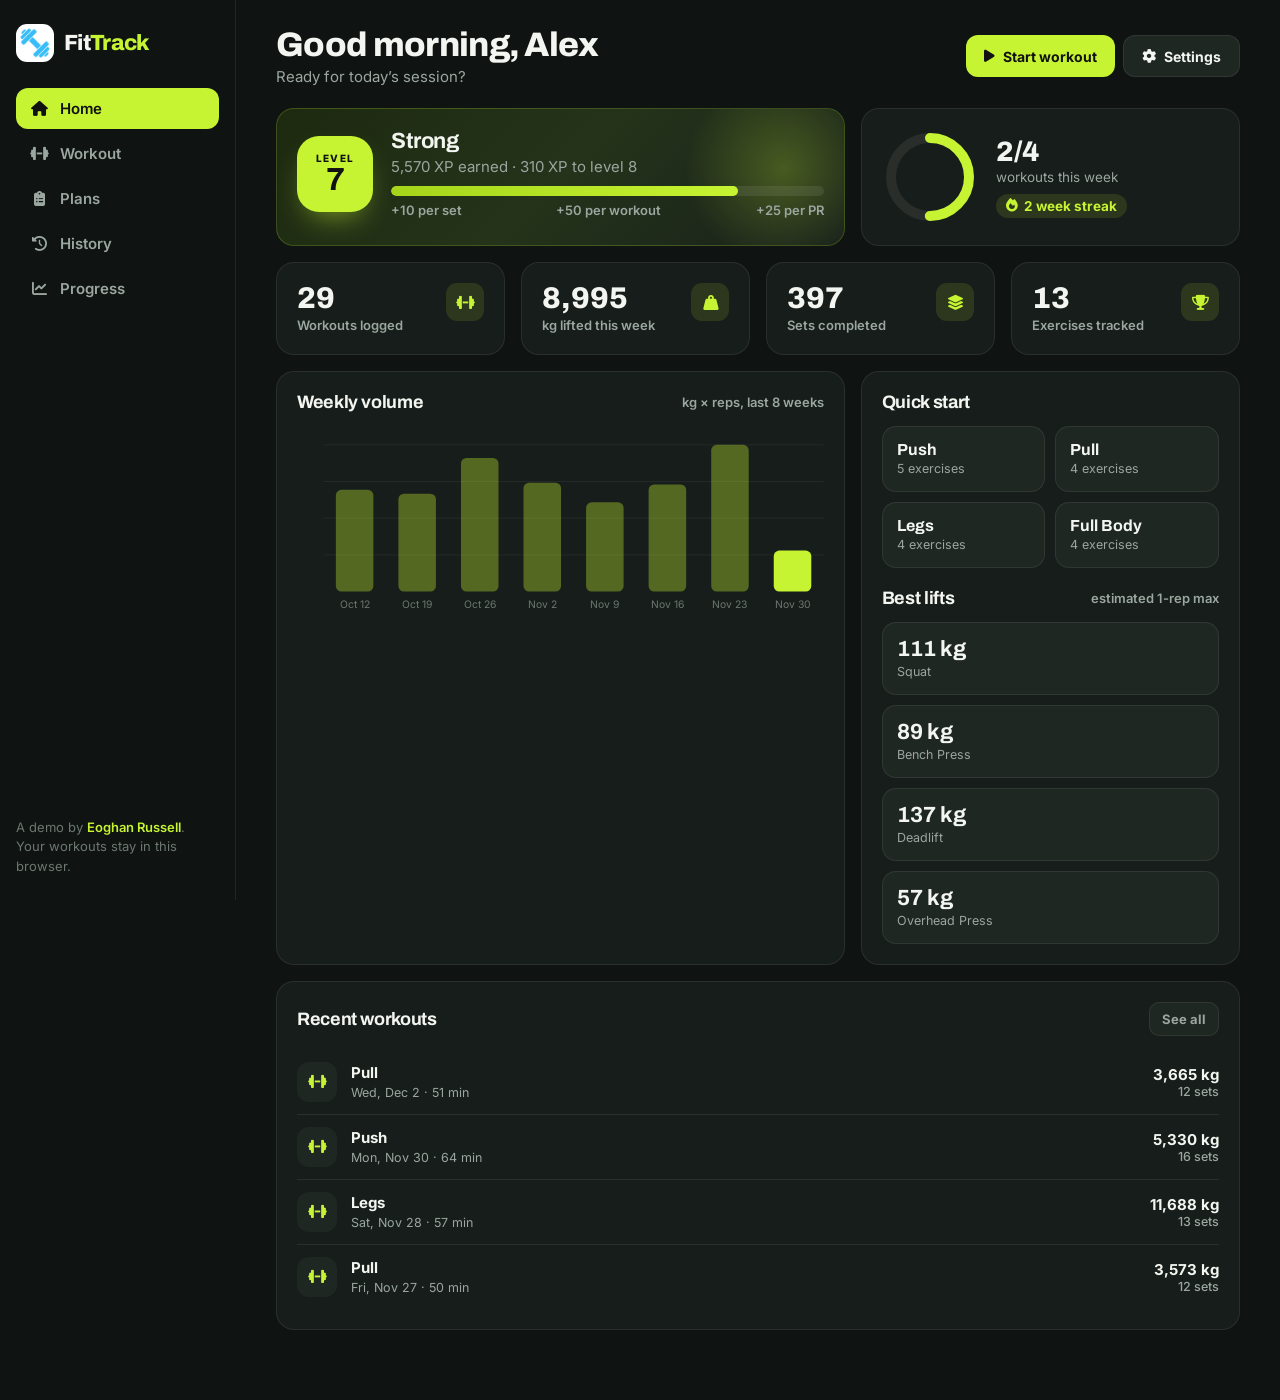
<file: demofittrack/index.html>
<!DOCTYPE html>
<html lang="en">
<head>
  <meta charset="UTF-8">
  <meta name="viewport" content="width=device-width, initial-scale=1.0, viewport-fit=cover">
  <title>FitTrack — Plan, track, level up</title>
  <meta name="description" content="FitTrack: plan workouts, log every set, track progress and level up. Demo by Eoghan Russell.">
  <meta name="theme-color" content="#0f1412">
  <link rel="icon" href="/assets/fitness.png">
  <link rel="preconnect" href="https://fonts.googleapis.com">
  <link rel="preconnect" href="https://fonts.gstatic.com" crossorigin>
  <link href="https://fonts.googleapis.com/css2?family=Archivo:wght@500;600;700;800&family=Inter:wght@400;500;600;700&display=swap" rel="stylesheet">
  <link rel="stylesheet" href="https://cdnjs.cloudflare.com/ajax/libs/font-awesome/6.4.0/css/all.min.css">
  <style>
    :root {
      --bg: #0f1412; --panel: #171d1a; --panel-2: #1f2723; --line: rgba(255, 255, 255, .08); --line-2: rgba(255, 255, 255, .16);
      --text: #f2f5f0; --muted: #9aa69f; --dim: #6c7770; --lime: #c6f432; --lime-2: #a6d41a; --lime-soft: rgba(198, 244, 50, .12);
      --blue: #6cc4ff; --orange: #ff9f5a; --red: #ff6b6b; --r: 18px; --shadow: 0 20px 50px -30px rgba(0, 0, 0, .9);
      --head: 'Archivo', system-ui, sans-serif; --sans: 'Inter', system-ui, sans-serif; --ease: cubic-bezier(.22, 1, .36, 1);
    }
    * { box-sizing: border-box; }
    html, body { margin: 0; min-height: 100%; }
    body { background: var(--bg); color: var(--text); font-family: var(--sans); font-size: 15px; -webkit-font-smoothing: antialiased; }
    button, input, select { font: inherit; color: inherit; }
    button { cursor: pointer; background: none; border: 0; padding: 0; }
    :focus-visible { outline: 2px solid var(--lime); outline-offset: 2px; border-radius: 6px; }
    h1, h2, h3 { font-family: var(--head); letter-spacing: -.02em; margin: 0; }
    .app { display: grid; grid-template-columns: 236px 1fr; min-height: 100vh; }
    .side { position: sticky; top: 0; height: 100vh; padding: 24px 16px; border-right: 1px solid var(--line); display: flex; flex-direction: column; gap: 26px; }
    .brand { display: flex; align-items: center; gap: 10px; }
    .brand img { width: 38px; height: 38px; border-radius: 11px; background: #fff; padding: 4px; }
    .brand b { font-family: var(--head); font-size: 22px; font-weight: 800; letter-spacing: -.03em; }
    .brand b span { color: var(--lime); }
    .nav { display: grid; gap: 4px; }
    .nav button { display: flex; align-items: center; gap: 12px; padding: 11px 14px; border-radius: 12px; color: var(--muted); font-weight: 600; transition: background .2s, color .2s; text-align: left; }
    .nav button i { width: 18px; text-align: center; }
    .nav button:hover { background: var(--panel); color: var(--text); }
    .nav button[aria-current="page"] { background: var(--lime); color: #111; }
    .side-foot { margin-top: auto; font-size: 13px; color: var(--dim); line-height: 1.5; }
    .side-foot a { color: var(--lime); font-weight: 600; text-decoration: none; }
    .main { padding: 26px clamp(16px, 4vw, 40px) 70px; min-width: 0; }
    .top { display: flex; justify-content: space-between; align-items: center; gap: 14px; margin-bottom: 22px; flex-wrap: wrap; }
    .top h1 { font-size: clamp(26px, 3.2vw, 34px); font-weight: 800; }
    .top p { margin: 4px 0 0; color: var(--muted); }
    .top-actions { display: flex; gap: 8px; }
    .btn { display: inline-flex; align-items: center; justify-content: center; gap: 8px; height: 42px; padding: 0 18px; border-radius: 12px; font-weight: 700; font-size: 14px; transition: background .2s, transform .25s var(--ease), border-color .2s; white-space: nowrap; }
    .btn-lime { background: var(--lime); color: #111; }
    .btn-lime:hover { background: #d4ff4a; transform: translateY(-1px); }
    .btn-dark { background: var(--panel-2); border: 1px solid var(--line); }
    .btn-dark:hover { border-color: var(--line-2); }
    .btn-red { background: rgba(255, 107, 107, .12); color: var(--red); }
    .btn-sm { height: 34px; padding: 0 12px; font-size: 13px; border-radius: 10px; }
    .icon-btn { width: 34px; height: 34px; border-radius: 10px; display: inline-grid; place-items: center; color: var(--muted); transition: background .2s, color .2s; }
    .icon-btn:hover { background: var(--panel-2); color: var(--text); }
    .card { background: var(--panel); border: 1px solid var(--line); border-radius: var(--r); padding: 20px; }
    .card h2 { font-size: 18px; font-weight: 700; margin-bottom: 14px; display: flex; justify-content: space-between; align-items: center; gap: 10px; }
    .card h2 small { font-family: var(--sans); font-size: 13px; font-weight: 600; color: var(--muted); letter-spacing: 0; }
    .grid { display: grid; gap: 16px; }
    .g-3 { grid-template-columns: repeat(3, 1fr); }
    .g-4 { grid-template-columns: repeat(4, 1fr); }
    .g-2 { grid-template-columns: 1.5fr 1fr; }
    .view { animation: fade .45s var(--ease); }
    @keyframes fade { from { opacity: 0; transform: translateY(8px); } }
    /* level card */
    .level { position: relative; overflow: hidden; background: linear-gradient(135deg, #1d2a10 0%, #24331a 50%, #18201b 100%); border-color: rgba(198, 244, 50, .2); }
    .level::after { content: ''; position: absolute; right: -40px; top: -40px; width: 200px; height: 200px; border-radius: 50%; background: radial-gradient(circle, rgba(198, 244, 50, .25), transparent 70%); }
    .lvl-row { display: flex; align-items: center; gap: 18px; position: relative; z-index: 1; }
    .badge { width: 76px; height: 76px; border-radius: 22px; background: var(--lime); color: #111; display: grid; place-items: center; text-align: center; flex: none; box-shadow: 0 14px 30px -12px rgba(198, 244, 50, .6); }
    .badge small { display: block; font-size: 10px; font-weight: 800; letter-spacing: .14em; }
    .badge b { font-family: var(--head); font-size: 32px; line-height: 1; }
    .lvl-row h2 { margin: 0 0 4px; font-size: 22px; }
    .xpbar { height: 10px; border-radius: 10px; background: rgba(255, 255, 255, .08); overflow: hidden; margin-top: 10px; }
    .xpbar i { display: block; height: 100%; border-radius: 10px; background: linear-gradient(90deg, var(--lime-2), var(--lime)); transition: width 1.2s var(--ease); }
    .xp-meta { display: flex; justify-content: space-between; font-size: 13px; color: var(--muted); margin-top: 6px; font-weight: 600; }
    .stat b { display: block; font-family: var(--head); font-size: 30px; font-weight: 800; line-height: 1.05; }
    .stat span { color: var(--muted); font-size: 13px; font-weight: 600; }
    .stat i { float: right; width: 38px; height: 38px; border-radius: 11px; display: grid; place-items: center; background: var(--lime-soft); color: var(--lime); }
    .ring-wrap { display: flex; align-items: center; gap: 18px; }
    .ring-label b { display: block; font-family: var(--head); font-size: 28px; font-weight: 800; }
    .ring-label span { color: var(--muted); font-size: 13.5px; }
    .quick { display: grid; grid-template-columns: repeat(auto-fill, minmax(150px, 1fr)); gap: 10px; }
    .quick button { text-align: left; padding: 14px; border-radius: 14px; background: var(--panel-2); border: 1px solid var(--line); transition: border-color .2s, transform .3s var(--ease); }
    .quick button:hover { border-color: var(--lime); transform: translateY(-2px); }
    .quick b { display: block; font-family: var(--head); font-size: 16px; }
    .quick span { font-size: 12.5px; color: var(--muted); }
    .list-row { display: flex; align-items: center; gap: 14px; padding: 12px 0; border-bottom: 1px solid var(--line); }
    .list-row:last-child { border-bottom: 0; }
    .list-row .ic { width: 40px; height: 40px; border-radius: 12px; display: grid; place-items: center; background: var(--panel-2); color: var(--lime); flex: none; }
    .list-row b { display: block; font-weight: 700; }
    .list-row small { color: var(--muted); }
    .list-row .r { margin-left: auto; text-align: right; font-weight: 700; white-space: nowrap; }
    .list-row .r small { display: block; font-weight: 500; }
    .chart text { fill: var(--dim); font-size: 11px; font-family: var(--sans); }
    .chart .grid-l { stroke: rgba(255, 255, 255, .06); }
    /* workout */
    .session-bar { position: sticky; top: 0; z-index: 20; display: flex; align-items: center; gap: 12px; padding: 14px 16px; margin: -26px calc(-1 * clamp(16px, 4vw, 40px)) 20px; background: rgba(15, 20, 18, .9); backdrop-filter: blur(10px); border-bottom: 1px solid var(--line); flex-wrap: wrap; }
    .session-bar input { background: transparent; border: 0; font-family: var(--head); font-size: 22px; font-weight: 800; width: min(320px, 50vw); padding: 4px 0; }
    .session-bar input:focus { outline: none; border-bottom: 2px solid var(--lime); }
    .timer { font-family: var(--head); font-weight: 700; color: var(--lime); font-variant-numeric: tabular-nums; display: inline-flex; gap: 6px; align-items: center; }
    .session-bar .sp { flex: 1; }
    .ex { margin-bottom: 14px; }
    .ex-head { display: flex; justify-content: space-between; align-items: center; margin-bottom: 10px; gap: 10px; }
    .ex-head b { font-family: var(--head); font-size: 18px; }
    .ex-head small { color: var(--muted); font-weight: 600; display: block; font-size: 12.5px; }
    .sets { width: 100%; border-collapse: separate; border-spacing: 0 6px; }
    .sets th { font-size: 11.5px; letter-spacing: .1em; text-transform: uppercase; color: var(--dim); text-align: center; font-weight: 700; padding: 0 4px; }
    .sets td { text-align: center; padding: 0 4px; }
    .sets tr, .ex .btn { scroll-margin-bottom: 110px; }
    .main.working { padding-bottom: 150px; }
    .sets td:first-child { font-family: var(--head); font-weight: 800; color: var(--muted); width: 38px; }
    .sets .prev { color: var(--dim); font-size: 13px; }
    .sets input { width: 100%; max-width: 90px; height: 40px; text-align: center; border-radius: 10px; border: 1px solid var(--line); background: var(--panel-2); font-weight: 700; font-variant-numeric: tabular-nums; }
    .sets input:focus { outline: none; border-color: var(--lime); }
    .sets tr.done input { background: rgba(198, 244, 50, .1); border-color: rgba(198, 244, 50, .3); }
    .tick { width: 40px; height: 40px; border-radius: 10px; background: var(--panel-2); border: 1px solid var(--line); color: var(--dim); transition: background .2s, color .2s, transform .3s var(--ease); }
    .sets tr.done .tick { background: var(--lime); color: #111; border-color: var(--lime); transform: scale(1.05); }
    .rest { position: fixed; left: 50%; bottom: 24px; transform: translate(-50%, 140%); z-index: 45; display: flex; align-items: center; gap: 10px; padding: 10px 12px 10px 18px; border-radius: 999px; background: var(--lime); color: #111; font-weight: 800; box-shadow: 0 20px 40px -14px rgba(198, 244, 50, .5); transition: transform .45s var(--ease), opacity .3s, visibility .3s; opacity: 0; visibility: hidden; }
    .rest.show { transform: translate(-50%, 0); opacity: 1; visibility: visible; }
    .rest b { font-family: var(--head); font-size: 20px; font-variant-numeric: tabular-nums; min-width: 54px; }
    .rest button { height: 32px; padding: 0 12px; border-radius: 999px; background: rgba(0, 0, 0, .12); font-weight: 800; font-size: 13px; }
    .add-ex { display: flex; gap: 8px; flex-wrap: wrap; }
    select { height: 42px; padding: 0 12px; border-radius: 12px; border: 1px solid var(--line); background: var(--panel-2); }
    .tpl { display: flex; flex-direction: column; gap: 12px; }
    .tpl ul { margin: 0; padding: 0; list-style: none; display: grid; gap: 6px; color: var(--muted); font-size: 14px; }
    .tpl li { display: flex; justify-content: space-between; gap: 10px; }
    .tpl li b { color: var(--text); font-weight: 600; }
    .tpl .btns { display: flex; gap: 8px; margin-top: auto; }
    .tag { display: inline-flex; align-items: center; gap: 6px; font-size: 12px; font-weight: 700; padding: 4px 10px; border-radius: 999px; background: var(--panel-2); color: var(--muted); }
    .tag.lime { background: var(--lime-soft); color: var(--lime); }
    details.hist { border-bottom: 1px solid var(--line); }
    details.hist summary { list-style: none; cursor: pointer; }
    details.hist summary::-webkit-details-marker { display: none; }
    details.hist[open] .chev { transform: rotate(180deg); }
    .chev { transition: transform .3s var(--ease); color: var(--dim); }
    .hist-body { padding: 0 0 16px 54px; display: grid; gap: 6px; color: var(--muted); font-size: 14px; }
    .hist-body b { color: var(--text); }
    .month { font-family: var(--head); font-size: 13px; letter-spacing: .14em; text-transform: uppercase; color: var(--dim); margin: 18px 0 4px; }
    .pr-grid { display: grid; grid-template-columns: repeat(auto-fill, minmax(180px, 1fr)); gap: 10px; }
    .pr { padding: 14px; border-radius: 14px; background: var(--panel-2); border: 1px solid var(--line); }
    .pr b { display: block; font-family: var(--head); font-size: 22px; }
    .pr span { font-size: 12.5px; color: var(--muted); }
    .bw-form { display: flex; gap: 8px; }
    .bw-form input { flex: 1; height: 42px; padding: 0 12px; border-radius: 12px; border: 1px solid var(--line); background: var(--panel-2); }
    .empty { text-align: center; color: var(--muted); padding: 36px 10px; }
    .empty i { font-size: 30px; color: var(--lime); display: block; margin-bottom: 10px; }
    dialog { border: 0; padding: 0; border-radius: 22px; width: min(480px, calc(100vw - 28px)); background: var(--panel); color: var(--text); box-shadow: 0 40px 100px -30px #000; border: 1px solid var(--line-2); }
    dialog::backdrop { background: rgba(0, 0, 0, .6); backdrop-filter: blur(3px); }
    dialog[open] { animation: pop .35s var(--ease); }
    @keyframes pop { from { opacity: 0; transform: translateY(14px) scale(.98); } }
    .m-h { padding: 22px 22px 0; display: flex; justify-content: space-between; align-items: center; }
    .m-h h3 { font-size: 22px; font-weight: 800; }
    .m-b { padding: 16px 22px; display: grid; gap: 12px; }
    .m-f { padding: 0 22px 22px; display: flex; justify-content: flex-end; gap: 8px; }
    .field { display: grid; gap: 6px; }
    .field label { font-size: 12.5px; font-weight: 700; color: var(--muted); }
    .field input, .field select { width: 100%; height: 42px; padding: 0 12px; border-radius: 12px; border: 1px solid var(--line); background: var(--panel-2); }
    .field input:focus { outline: none; border-color: var(--lime); }
    .two { display: grid; grid-template-columns: 1fr 1fr; gap: 10px; }
    .tpl-ex { display: grid; grid-template-columns: 1fr 64px 64px 34px; gap: 6px; align-items: center; }
    .tpl-ex input { height: 38px; text-align: center; border-radius: 10px; border: 1px solid var(--line); background: var(--panel-2); width: 100%; }
    .summary { text-align: center; padding: 26px 22px 6px; }
    .summary .big { font-size: 48px; }
    .summary h3 { font-size: 26px; margin: 6px 0; }
    .summary-stats { display: grid; grid-template-columns: repeat(3, 1fr); gap: 10px; margin: 18px 0 6px; }
    .summary-stats div { padding: 12px; border-radius: 12px; background: var(--panel-2); }
    .summary-stats b { display: block; font-family: var(--head); font-size: 20px; }
    .summary-stats span { font-size: 12px; color: var(--muted); }
    .levelup { color: var(--lime); font-weight: 800; letter-spacing: .1em; text-transform: uppercase; font-size: 13px; }
    .toast { position: fixed; left: 50%; top: 20px; transform: translate(-50%, -30px); opacity: 0; z-index: 60; background: var(--panel-2); border: 1px solid var(--line-2); padding: 12px 18px; border-radius: 999px; font-weight: 600; transition: opacity .3s, transform .4s var(--ease); pointer-events: none; display: flex; gap: 10px; align-items: center; }
    .toast.show { opacity: 1; transform: translate(-50%, 0); }
    .toast i { color: var(--lime); }
    .tabbar { display: none; }
    @media (max-width: 1100px) { .g-4 { grid-template-columns: repeat(2, 1fr); } .g-2 { grid-template-columns: 1fr; } .g-3 { grid-template-columns: repeat(2, 1fr); } }
    @media (max-width: 860px) {
      .app { grid-template-columns: 1fr; }
      .side { display: none; }
      .main { padding: 18px 14px 110px; }
      .session-bar { margin: -18px -14px 16px; }
      .tabbar { display: grid; grid-template-columns: repeat(5, 1fr); position: fixed; left: 10px; right: 10px; bottom: calc(10px + env(safe-area-inset-bottom)); z-index: 40; background: rgba(23, 29, 26, .95); border: 1px solid var(--line-2); backdrop-filter: blur(10px); border-radius: 20px; padding: 7px; }
      .tabbar button { display: grid; justify-items: center; gap: 4px; padding: 6px 0; color: var(--muted); font-size: 11px; font-weight: 700; border-radius: 14px; }
      .tabbar button i { font-size: 17px; }
      .tabbar button[aria-current="page"] { color: #111; background: var(--lime); }
      .rest { bottom: 96px; }
      .g-3 { grid-template-columns: 1fr; }
    }
    @media (max-width: 520px) { .g-4 { grid-template-columns: 1fr 1fr; gap: 10px; } .card { padding: 16px; } .stat b { font-size: 24px; } .sets .prev-col { display: none; } .top-actions .btn span { display: none; } }
    @media (prefers-reduced-motion: reduce) { *, *::before, *::after { animation: none !important; transition: none !important; } }
  </style>
</head>
<body>
  <div class="app">
    <aside class="side" aria-label="FitTrack navigation">
      <div class="brand"><img src="/assets/fitness.png" alt=""><b>Fit<span>Track</span></b></div>
      <nav class="nav" id="nav"></nav>
      <div class="side-foot">A demo by <a href="/fittrack/">Eoghan Russell</a>.<br>Your workouts stay in this browser.</div>
    </aside>
    <main class="main" id="main" tabindex="-1"></main>
  </div>
  <nav class="tabbar" id="tabbar" aria-label="FitTrack sections"></nav>
  <div class="rest" id="rest" role="timer" aria-live="off"><i class="fas fa-stopwatch" aria-hidden="true"></i><span>Rest</span><b id="restTime">1:30</b><button type="button" data-act="rest-sub">−15</button><button type="button" data-act="rest-add">+15</button><button type="button" data-act="rest-skip">Skip</button></div>
  <dialog id="modal"></dialog>
  <div class="toast" id="toast" role="status" aria-live="polite"></div>
  <script src="app.js"></script>
</body>
</html>
</file>
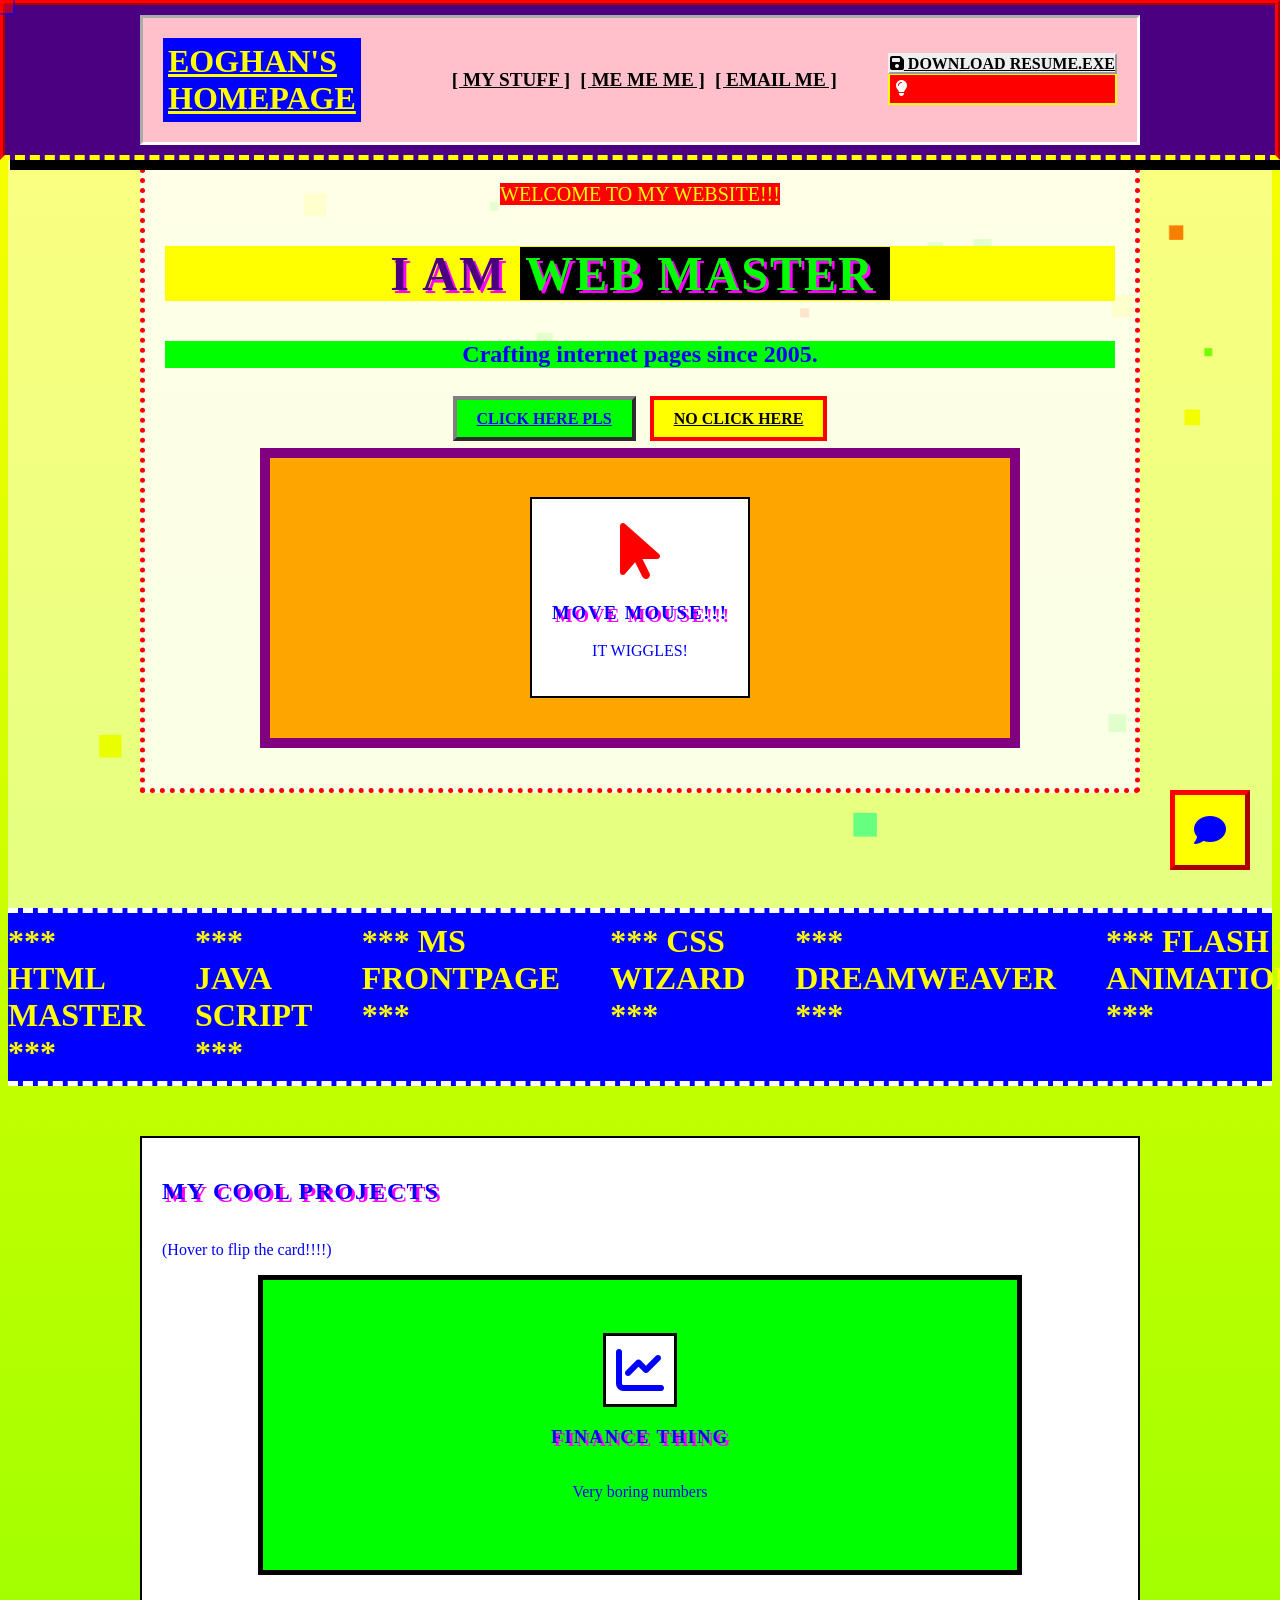
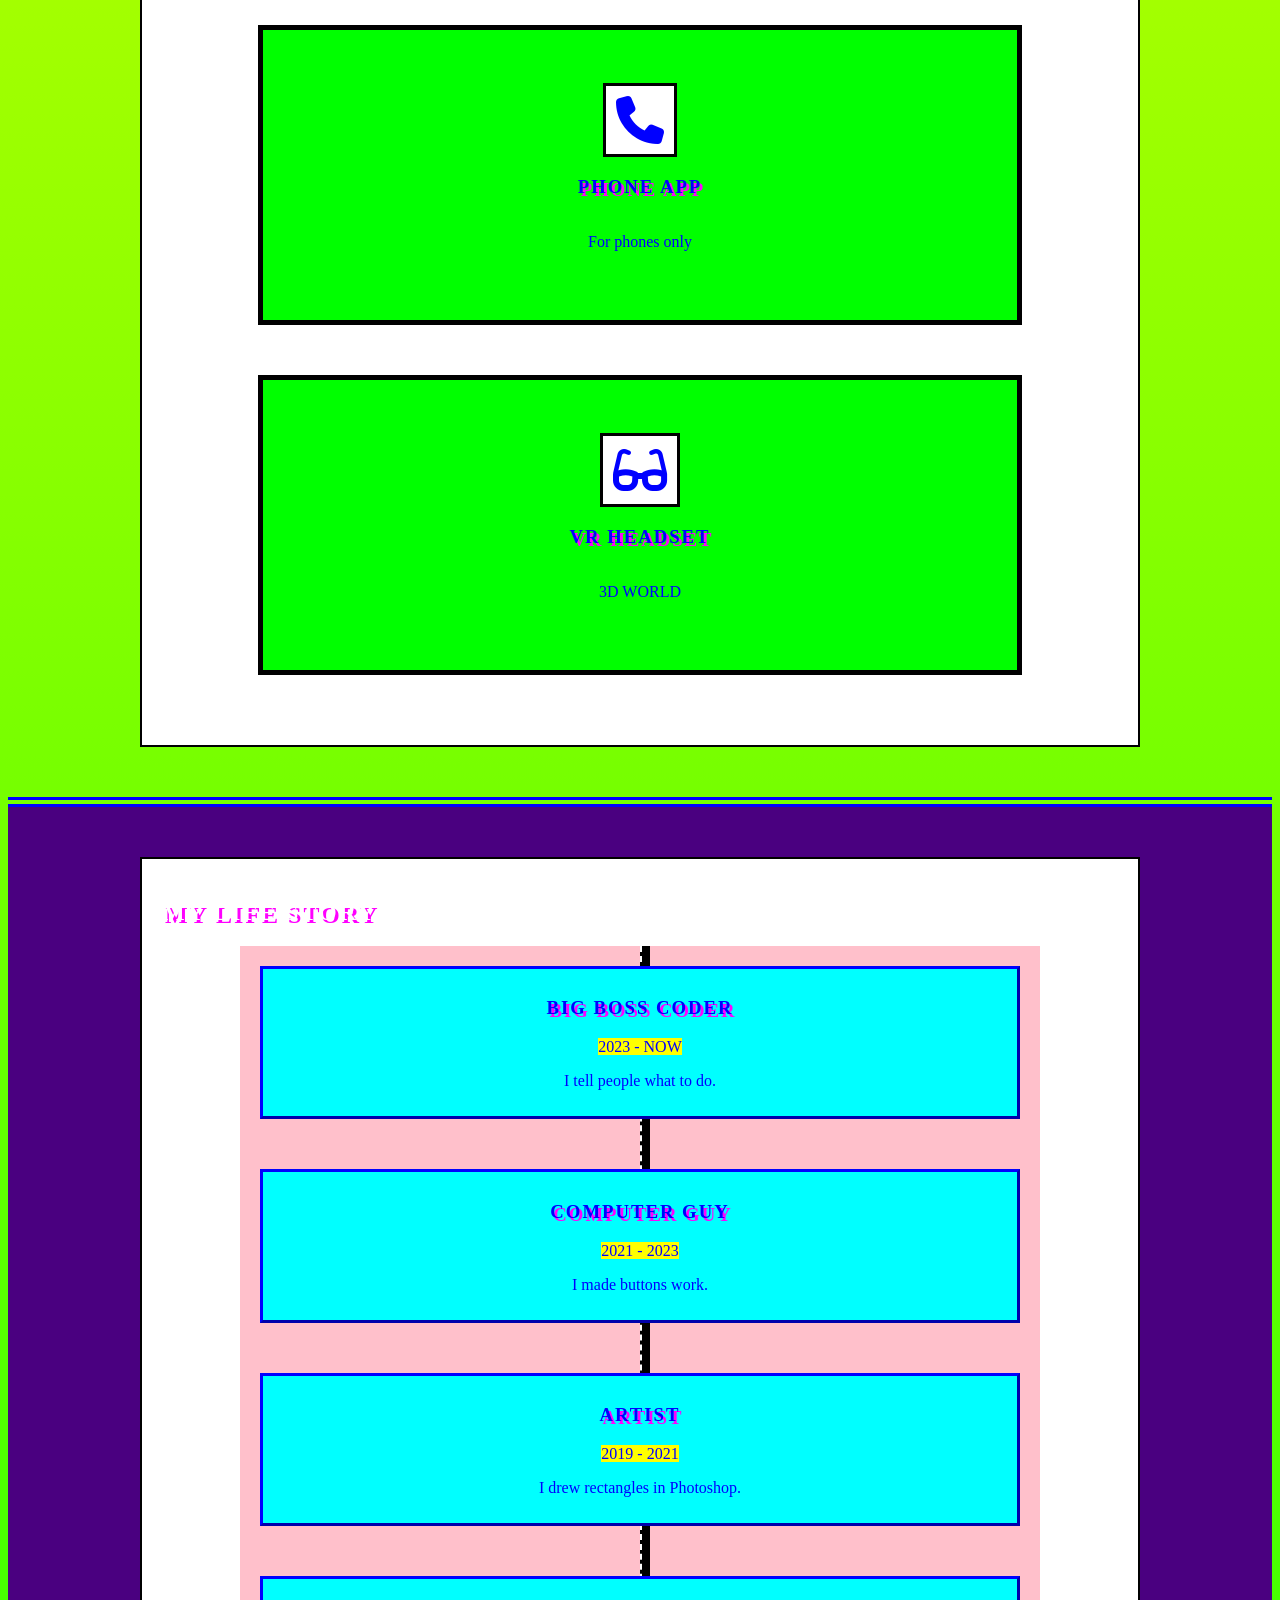
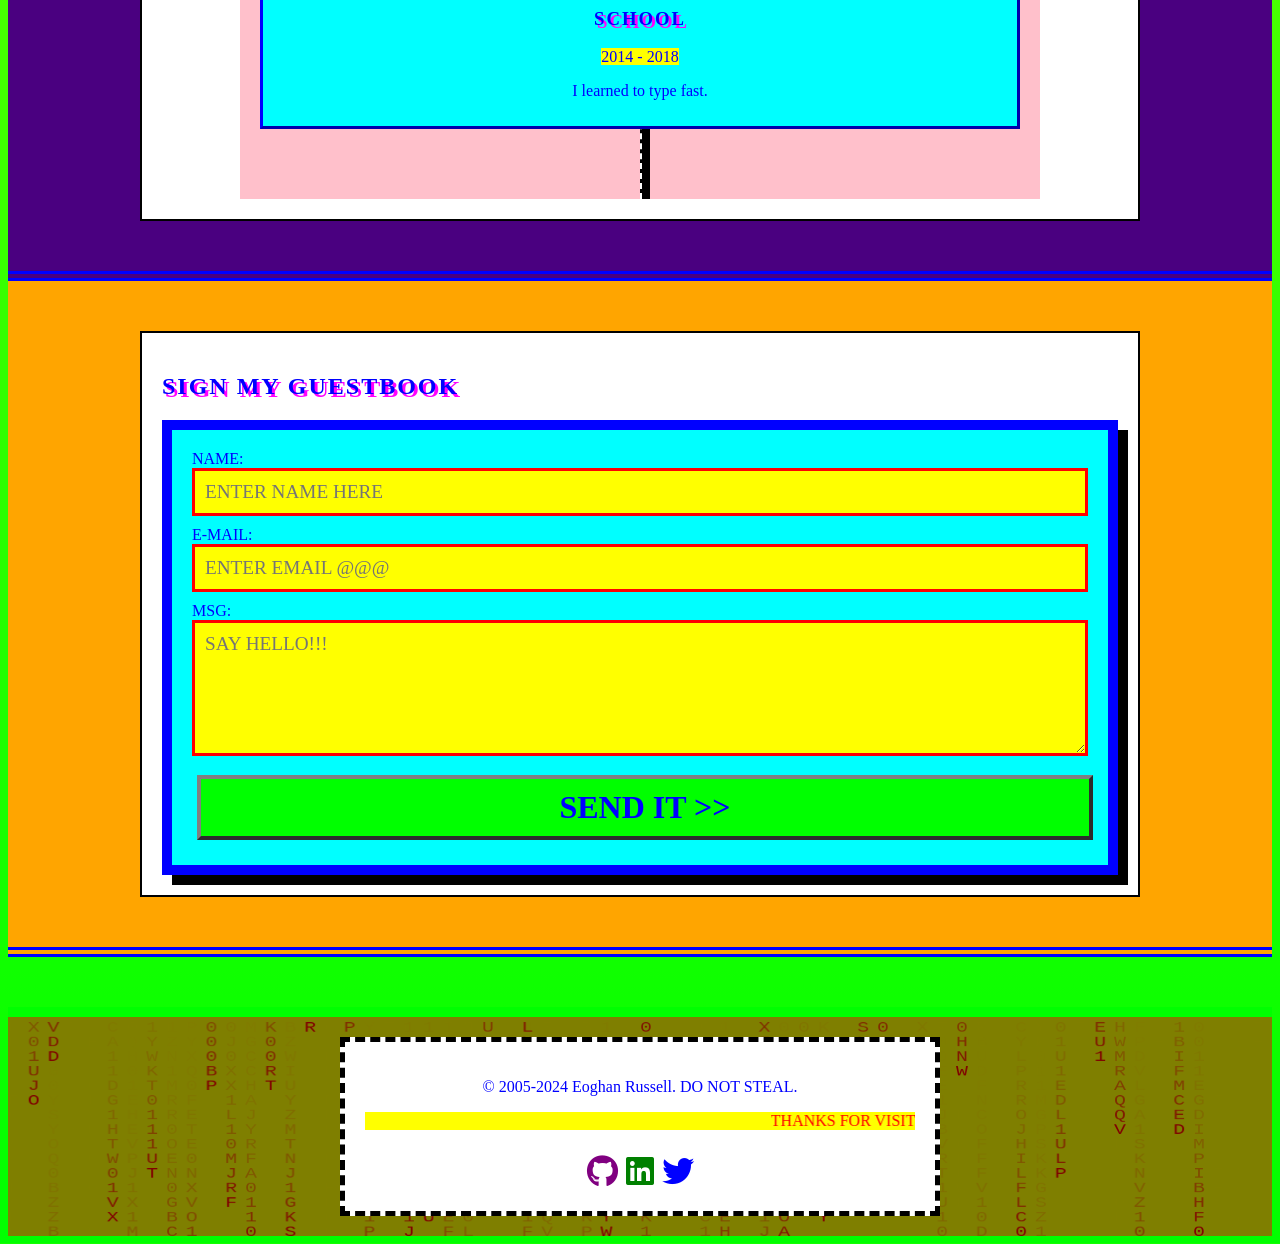
<file: realwebsite/index.html>
<!DOCTYPE html>
<html lang="en">
<head>
    <meta charset="UTF-8">
    <meta name="viewport" content="width=device-width, initial-scale=1.0">
    <title>~*~ EOGHAN'S KOOL WEBZONE ~*~</title>
    <link rel="stylesheet" href="https://cdnjs.cloudflare.com/ajax/libs/font-awesome/6.4.0/css/all.min.css">

    <style>
        /* =========================================
           1. THE UGLY THEME SETUP
           ========================================= */
        :root {
            /* TELETUBBY PALETTE */
            --tinky-winky: #4a0080; /* Purple */
            --dipsy: #00ff00;       /* Neon Green */
            --laa-laa: #ffff00;     /* Bright Yellow */
            --po: #ff0000;          /* Red */
            
            --bg-color: #ffff00;    /* Blinding Yellow Background */
            --text-main: #0000ff;   /* Blue text because why not */
            --border-style: 5px dashed #ff00ff;
        }

        /* =========================================
           2. GLOBAL RESET & UTILITIES
           ========================================= */
        * { 
            box-sizing: border-box; 
            cursor: help !important; /* Confusing cursor */
        }
        
        body {
            background-color: var(--laa-laa);
            color: blue;
            font-family: "Comic Sans MS", "Comic Sans", cursive; /* THE REQUESTED FONT */
            overflow-x: hidden;
            background-image: linear-gradient(to bottom, #ffff00, #00ff00); /* Ugly gradient */
        }
        
        /* Ugly Scrollbar */
        ::-webkit-scrollbar { width: 20px; }
        ::-webkit-scrollbar-track { background: red; }
        ::-webkit-scrollbar-thumb { background: blue; border: 3px solid white; }

        h1, h2, h3 { 
            font-family: "Comic Sans MS", cursive; 
            text-transform: uppercase;
            text-shadow: 3px 3px 0px #ff00ff; /* Cheap 3D effect */
            letter-spacing: 2px;
        }

        a { 
            text-decoration: underline; 
            color: red; 
            font-weight: bold; 
            background: white;
        }
        
        a:hover { 
            background: black; 
            color: white; 
            text-decoration: blink; 
        }

        ul { list-style: square; }

        /* "Glass" class is now "Clunky Box" class */
        .glass {
            background: cyan;
            border: 5px ridge red;
            box-shadow: 10px 10px 0px black; /* Hard shadow */
            border-radius: 0px; /* No round corners! */
        }

        .container { max-width: 1000px; margin: 0 auto; padding: 20px; border: 2px solid black; background: white; }
        .section-padding { padding: 50px 0; border-bottom: 10px double blue; }
        
        .text-gradient {
            background: none;
            -webkit-text-fill-color: initial;
            color: lime;
            background-color: black;
            padding: 0 5px;
        }

        /* =========================================
           3. CUSTOM CURSOR (Ruined)
           ========================================= */
        .cursor-dot {
            position: fixed; top: 0; left: 0; transform: translate(-50%, -50%);
            border-radius: 0; /* Square cursor */
            z-index: 9999; pointer-events: none;
            width: 30px; height: 30px; 
            background-color: red;
            border: 2px solid blue;
            opacity: 0.5;
        }
        
        /* Scroll Progress Bar - distinct and ugly */
        .scroll-progress {
            position: fixed; top: 0; left: 0; height: 15px; 
            background: repeating-linear-gradient(45deg, red, red 10px, blue 10px, blue 20px);
            width: 0%; z-index: 1001;
            border-bottom: 2px solid black;
        }

        /* =========================================
           4. NAVIGATION
           ========================================= */
        .navbar {
            position: fixed; top: 0; left: 0; width: 100%; height: auto;
            z-index: 1000; 
            background: var(--tinky-winky);
            border-bottom: 5px dashed yellow;
            padding: 10px;
        }
        
        .nav-container { 
            display: flex; justify-content: space-between; align-items: center; 
            background: pink; /* Inner nav color */
            border: 3px inset white;
        }
        
        .logo { 
            font-size: 2rem; color: yellow !important; background: blue !important; padding: 5px; 
        }
        
        .nav-links { display: flex; gap: 10px; list-style: none; }
        .nav-link { font-size: 1.2rem; color: black !important; background: transparent !important; }
        .nav-link:hover { color: red !important; background: yellow !important;}

        .btn-cv {
            background: buttonface;
            border: 2px outset buttonface;
            color: black !important;
            cursor: pointer;
            font-family: 'Comic Sans MS';
        }
        .btn-cv:active { border-style: inset; }

        .theme-toggle {
            background: red; border: 2px solid yellow; color: white; padding: 5px;
        }

        /* =========================================
           5. HERO SECTION
           ========================================= */
        .hero {
            position: relative; min-height: 100vh; display: block; 
            padding-top: 150px;
            background: url('https://media.giphy.com/media/26tOZ42Mg6pbTUPHW/giphy.gif'); /* Just a placeholder for noise if needed, but let's stick to CSS */
            background-size: cover;
        }
        #particles-js { position: absolute; top: 0; left: 0; width: 100%; height: 100%; z-index: -1; background: white; opacity: 0.5;}
        
        .hero-content {
            display: block; text-align: center;
            background: rgba(255, 255, 255, 0.8);
            border: 5px dotted red;
        }
        
        .hero-text h1 { font-size: 3rem; color: var(--tinky-winky); background: yellow;}
        .typewriter { border-right: 10px solid black; }
        
        .tilt-card {
            width: 80%; margin: 20px auto; height: 300px;
            background: orange;
            border: 10px solid purple;
            display: flex; align-items: center; justify-content: center;
            transform-style: preserve-3d;
        }
        .tilt-card-inner { background: white; padding: 20px; border: 2px solid black; }
        .tilt-icon { font-size: 4rem; color: red; }
        
        .btn {
            padding: 10px 20px; font-weight: bold; cursor: pointer;
            border: 4px outset gray; background: lightgray; color: black;
            font-family: "Comic Sans MS";
            text-transform: uppercase;
            margin: 5px;
        }
        .btn:active { border-style: inset; }
        .btn-primary { background: lime; color: blue; }
        .btn-outline { background: yellow; border: 4px solid red; }

        /* =========================================
           6. MARQUEE (The Return of the King)
           ========================================= */
        .marquee-section { padding: 10px 0; background: blue; border-top: 5px dashed white; border-bottom: 5px dashed white; }
        .marquee-content { display: flex; gap: 50px; animation: scroll 5s linear infinite; } /* Sped up */
        .marquee-item { font-size: 2rem; color: yellow; font-weight: bold; font-family: Impact; }
        
        @keyframes scroll { 0% { transform: translateX(0); } 100% { transform: translateX(-20%); } }

        /* =========================================
           7. PROJECTS
           ========================================= */
        .projects-grid { display: block; } /* No grid, just a stack */
        .project-card { 
            height: 300px; margin-bottom: 50px; perspective: 1000px; width: 80%; margin-left: 10%;
        }
        .project-inner {
            position: relative; width: 100%; height: 100%; text-align: center;
            transition: transform 0.8s; transform-style: preserve-3d;
            border: 5px solid black;
        }
        .project-card:hover .project-inner { transform: rotateY(180deg); }
        
        .project-front, .project-back {
            position: absolute; width: 100%; height: 100%; backface-visibility: hidden;
        }
        .project-front {
            background: var(--dipsy); 
            display: flex; flex-direction: column; justify-content: center; align-items: center;
        }
        .project-back {
            background: var(--po); color: yellow; transform: rotateY(180deg);
            display: flex; flex-direction: column; justify-content: center; align-items: center; 
            font-size: 1.5rem;
        }
        .project-icon { font-size: 3rem; color: blue; background: white; padding: 10px; border: 3px solid black; }

        /* =========================================
           8. TIMELINE
           ========================================= */
        .timeline-wrapper { position: relative; max-width: 800px; margin: 0 auto; background: pink; padding: 20px;}
        .timeline-line {
            position: absolute; left: 50%; top: 0; bottom: 0; width: 10px;
            background: black; border-left: 2px dashed white;
        }
        .timeline-item {
            position: relative; margin-bottom: 50px; width: 100%; padding: 10px;
            background: cyan; border: 3px outset blue; text-align: center !important; left: 0 !important;
            opacity: 1 !important; transform: none !important; /* Remove fancy fade in */
        }
        .timeline-dot {
            display: none; /* Hide the elegant dots */
        }

        /* =========================================
           9. WIDGETS (Chat)
           ========================================= */
        .chat-trigger {
            position: fixed; bottom: 30px; right: 30px; width: 80px; height: 80px;
            background: yellow; border: 5px outset red; display: flex;
            align-items: center; justify-content: center; font-size: 2rem; color: blue;
            z-index: 1500;
        }
        
        .chat-window {
            position: fixed; bottom: 120px; right: 30px; width: 300px; height: 400px;
            background: lightgray; border: 4px outset white;
            z-index: 1500; display: none; flex-direction: column;
        }
        .chat-header { 
            background: navy; color: white; padding: 5px; font-weight: bold;
            display: flex; justify-content: space-between;
        }
        .chat-body { flex: 1; padding: 10px; background: white; border: 2px inset gray; overflow-y: scroll;}
        .chat-msg { background: lime; padding: 5px; margin-bottom: 5px; border: 1px solid black; font-family: monospace;}
        .chat-msg.bot { background: yellow; color: red; }
        .chat-input-area { padding: 10px; background: lightgray; }
        .chat-input { width: 70%; border: 2px inset white; }

        /* =========================================
           10. CONTACT & FOOTER
           ========================================= */
        .input-field {
            width: 100%; padding: 10px; margin-bottom: 10px;
            background: yellow; border: 3px solid red; color: blue;
            font-family: "Comic Sans MS"; font-size: 1.2rem;
        }
        
        footer {
            position: relative; padding: 20px; text-align: center; 
            background: black; border-top: 10px solid lime;
            margin-top: 50px;
        }
        #matrix-canvas {
            position: absolute; top: 0; left: 0; width: 100%; height: 100%; z-index: 0; opacity: 0.5;
        }
        .footer-content { 
            position: relative; z-index: 1; background: white; border: 5px dashed black; display: inline-block; padding: 20px;
        }
        
        /* Mobile overrides to ensure it's still readable-ish */
        @media (max-width: 900px) {
            .hero-text h1 { font-size: 2rem; }
        }
    </style>
</head>
<body id="top" data-theme="ugly">

    <div class="cursor-dot" data-cursor-dot></div>
    
    <div class="scroll-progress" id="scrollProgress"></div>

    <nav class="navbar glass">
        <div class="container nav-container">
            <a href="#" class="logo">EOGHAN'S<br>HOMEPAGE</a>
            
            <ul class="nav-links">
                <li><a href="#projects" class="nav-link">[ MY STUFF ]</a></li>
                <li><a href="#about" class="nav-link">[ ME ME ME ]</a></li>
                <li><a href="#contact" class="nav-link">[ EMAIL ME ]</a></li>
            </ul>

            <div class="nav-actions">
                <a href="#" class="btn-cv"><i class="fas fa-save"></i> DOWNLOAD RESUME.EXE</a>
                
                <div class="theme-toggle" id="theme-btn">
                    <i class="fas fa-lightbulb"></i>
                </div>
            </div>
        </div>
    </nav>

    <section class="hero">
        <canvas id="particles-js"></canvas>
        <div class="container hero-content">
            <div class="hero-text">
                <p style="font-size: 20px; background: red; color: yellow; display: inline;">WELCOME TO MY WEBSITE!!!</p>
                <h1>I Am <span class="text-gradient" id="typewriter"></span><span class="typewriter"></span></h1>
                <p style="font-size: 1.5rem; background: lime;"><b>Crafting internet pages since 2005.</b></p><br>
                <div class="cta-group">
                    <a href="#projects" class="btn btn-primary">CLICK HERE PLS</a>
                    <a href="#contact" class="btn btn-outline">NO CLICK HERE</a>
                </div>
            </div>
            <div class="hero-visual">
                <div class="tilt-card" id="tiltCard">
                    <div class="tilt-card-inner">
                        <i class="fas fa-mouse-pointer tilt-icon"></i>
                        <h3>MOVE MOUSE!!!</h3>
                        <p>IT WIGGLES!</p>
                    </div>
                </div>
            </div>
        </div>
    </section>

    <div class="marquee-section">
        <div class="marquee-content">
            <div class="marquee-item">*** HTML MASTER ***</div>
            <div class="marquee-item">*** JAVA SCRIPT ***</div>
            <div class="marquee-item">*** MS FRONTPAGE ***</div>
            <div class="marquee-item">*** CSS WIZARD ***</div>
            <div class="marquee-item">*** DREAMWEAVER ***</div>
            <div class="marquee-item">*** FLASH ANIMATION ***</div>
            <div class="marquee-item">*** HTML MASTER ***</div>
            <div class="marquee-item">*** JAVA SCRIPT ***</div>
        </div>
    </div>

    <section id="projects" class="section-padding" style="background: url('https://img.freepik.com/free-vector/hand-drawn-checkerboard-pattern_23-2151000624.jpg');">
        <div class="container">
            <div class="section-header">
                <h2 style="background: white; display: inline-block;">MY COOL PROJECTS</h2>
                <p style="background: white;">(Hover to flip the card!!!!)</p>
            </div>
            <div class="projects-grid">
                <div class="project-card">
                    <div class="project-inner">
                        <div class="project-front">
                            <i class="fas fa-chart-line project-icon"></i>
                            <h3>FINANCE THING</h3>
                            <p>Very boring numbers</p>
                        </div>
                        <div class="project-back">
                            <h3>$$$ MONEY $$$</h3>
                            <p>It counts numbers really fast.</p>
                            <button class="btn">GO TO PAGE</button>
                        </div>
                    </div>
                </div>
                <div class="project-card">
                    <div class="project-inner">
                        <div class="project-front">
                            <i class="fas fa-phone project-icon"></i>
                            <h3>PHONE APP</h3>
                            <p>For phones only</p>
                        </div>
                        <div class="project-back">
                            <h3>IT BEEPS</h3>
                            <p>Award winning beep noises.</p>
                            <button class="btn">DOWNLOAD ZIP</button>
                        </div>
                    </div>
                </div>
                <div class="project-card">
                    <div class="project-inner">
                        <div class="project-front">
                            <i class="fas fa-glasses project-icon"></i>
                            <h3>VR HEADSET</h3>
                            <p>3D WORLD</p>
                        </div>
                        <div class="project-back">
                            <h3>CYBERSPACE</h3>
                            <p>Like the Matrix but real.</p>
                            <button class="btn">ENTER THE VOID</button>
                        </div>
                    </div>
                </div>
            </div>
        </div>
    </section>

    <section id="about" class="section-padding" style="background: var(--tinky-winky);">
        <div class="container">
            <div class="section-header">
                <h2 style="color: white;">MY LIFE STORY</h2>
            </div>
            <div class="timeline-wrapper">
                <div class="timeline-line"></div>
                <div class="timeline-item">
                    <h3>BIG BOSS CODER</h3>
                    <span style="background: yellow;">2023 - NOW</span>
                    <p>I tell people what to do.</p>
                </div>
                <div class="timeline-item">
                    <h3>COMPUTER GUY</h3>
                    <span style="background: yellow;">2021 - 2023</span>
                    <p>I made buttons work.</p>
                </div>
                <div class="timeline-item">
                    <h3>ARTIST</h3>
                    <span style="background: yellow;">2019 - 2021</span>
                    <p>I drew rectangles in Photoshop.</p>
                </div>
                <div class="timeline-item">
                    <h3>SCHOOL</h3>
                    <span style="background: yellow;">2014 - 2018</span>
                    <p>I learned to type fast.</p>
                </div>
            </div>
        </div>
    </section>

    <section id="contact" class="section-padding" style="background: orange;">
        <div class="container">
            <div class="section-header">
                <h2>SIGN MY GUESTBOOK</h2>
            </div>
            
            <form class="contact-form glass" style="padding:20px; border: 10px solid blue;">
                <div class="input-group">
                    <label>NAME:</label>
                    <input type="text" name="name" class="input-field" placeholder="ENTER NAME HERE" required>
                </div>
                <div class="input-group">
                     <label>E-MAIL:</label>
                    <input type="email" name="email" class="input-field" placeholder="ENTER EMAIL @@@" required>
                </div>
                <div class="input-group">
                     <label>MSG:</label>
                    <textarea name="message" class="input-field" rows="5" placeholder="SAY HELLO!!!" required></textarea>
                </div>
                <button type="submit" class="btn btn-primary" style="width: 100%; font-size: 2rem;">SEND IT >></button>
            </form>

        </div>
    </section>

    <footer>
        <canvas id="matrix-canvas"></canvas>
        <div class="container footer-content">
            <p style="color: blue;">&copy; 2005-2024 Eoghan Russell. DO NOT STEAL.</p>
            <marquee style="background: yellow; color: red;">THANKS FOR VISITING * THANKS FOR VISITING * THANKS FOR VISITING</marquee>
            <div style="margin-top:20px; font-size:2rem;">
                <i class="fab fa-github" style="color: purple;"></i>
                <i class="fab fa-linkedin" style="color: green;"></i>
                <i class="fab fa-twitter" style="color: blue;"></i>
            </div>
        </div>
    </footer>

    <div class="chat-trigger" id="chatTrigger">
        <i class="fas fa-comment"></i>
    </div>
    <div class="chat-window" id="chatWindow">
        <div class="chat-header">
            <span>EoghanBot v1.0</span>
            <span style="cursor:pointer" onclick="document.getElementById('chatWindow').style.display='none'">[X]</span>
        </div>
        <div class="chat-body" id="chatBody">
            <div class="chat-msg bot">HELLO. I AM ROBOT. TYPE BELOW.</div>
        </div>
        <div class="chat-input-area">
            <input type="text" class="chat-input" placeholder="Type here..." id="chatInput">
            <button id="sendBtn" style="border: 2px outset;">SEND</button>
        </div>
    </div>

    <script>
        // --- 1. UGLY CURSOR ---
        const cursorDot = document.querySelector('[data-cursor-dot]');
        window.addEventListener('mousemove', function(e) {
            // It lags now on purpose because I removed the smooth transition
            cursorDot.style.left = `${e.clientX}px`;
            cursorDot.style.top = `${e.clientY}px`;
        });

        // --- 2. SCROLL PROGRESS (The Rainbow Bar) ---
        window.addEventListener('scroll', () => {
            const winScroll = document.body.scrollTop || document.documentElement.scrollTop;
            const height = document.documentElement.scrollHeight - document.documentElement.clientHeight;
            const scrolled = (winScroll / height) * 100;
            document.getElementById("scrollProgress").style.width = scrolled + "%";
        });

        // --- 3. THEME SWITCHER (Does basically nothing but flip colors weirdly) ---
        const themeBtn = document.getElementById('theme-btn');
        const body = document.body;
        themeBtn.addEventListener('click', () => {
           // Just alert the user
           alert("SORRY, DARK MODE NOT INSTALLED ON WINDOWS 98.");
           document.body.style.backgroundColor = document.body.style.backgroundColor === 'pink' ? 'yellow' : 'pink';
        });

        // --- 4. TYPEWRITER (Capitalized) ---
        const words = ["WEB MASTER", "HTML CODER", "INTERNET GUY"];
        let i = 0;
        function typeWriter() {
            const heading = document.getElementById('typewriter');
            const word = words[i];
            let c = 0;
            const type = () => {
                if (c < word.length) {
                    heading.innerHTML += word.charAt(c);
                    c++;
                    setTimeout(type, 150); // Slower typing
                } else { setTimeout(erase, 1000); }
            };
            const erase = () => {
                if (c > 0) {
                    heading.innerHTML = word.substring(0, c-1);
                    c--;
                    setTimeout(erase, 50);
                } else {
                    i = (i + 1) % words.length;
                    type();
                }
            };
            type();
        }
        typeWriter();

        // --- 5. TILT EFFECT (Still works but looks boxy) ---
        const card = document.getElementById('tiltCard');
        document.addEventListener('mousemove', (e) => {
            const x = (window.innerWidth / 2 - e.pageX) / 10; // Made it more sensitive/jittery
            const y = (window.innerHeight / 2 - e.pageY) / 10;
            card.style.transform = `rotateY(${x}deg) rotateX(${y}deg)`;
        });

        // --- 6. PARTICLES (Big Ugly Squares) ---
        const pCanvas = document.getElementById('particles-js');
        const pCtx = pCanvas.getContext('2d');
        pCanvas.width = window.innerWidth;
        pCanvas.height = window.innerHeight;
        let particles = [];

        class Particle {
            constructor() {
                this.x = Math.random() * pCanvas.width;
                this.y = Math.random() * pCanvas.height;
                this.size = Math.random() * 20 + 5; // HUGE PARTICLES
                this.speedX = Math.random() * 4 - 2; // FAST
                this.speedY = Math.random() * 4 - 2;
                // Random Teletubby colors
                this.color = ['red', 'lime', 'yellow', 'purple', 'cyan'][Math.floor(Math.random()*5)];
            }
            update() {
                this.x += this.speedX;
                this.y += this.speedY;
                if(this.x > pCanvas.width || this.x < 0) this.speedX *= -1;
                if(this.y > pCanvas.height || this.y < 0) this.speedY *= -1;
            }
            draw() {
                pCtx.fillStyle = this.color;
                pCtx.beginPath();
                // Draw squares instead of circles
                pCtx.rect(this.x, this.y, this.size, this.size); 
                pCtx.fill();
            }
        }
        function initParticles() {
            particles = [];
            for(let j=0; j<30; j++) particles.push(new Particle());
        }
        function animateParticles() {
            pCtx.clearRect(0,0, pCanvas.width, pCanvas.height);
            particles.forEach(p => { p.update(); p.draw(); });
            requestAnimationFrame(animateParticles);
        }
        initParticles();
        animateParticles();

        // --- 7. MATRIX RAIN (Bigger font, uglier color) ---
        const mCanvas = document.getElementById('matrix-canvas');
        const mCtx = mCanvas.getContext('2d');
        mCanvas.width = window.innerWidth;
        mCanvas.height = 300; 
        
        const letters = "01010101ABCDEFGHIJKLMNOPQRSTUVWXYZ";
        const fontSize = 20; // Big font
        const columns = mCanvas.width / fontSize;
        const drops = Array(Math.floor(columns)).fill(1);

        function drawMatrix() {
            mCtx.fillStyle = 'rgba(255, 255, 0, 0.2)'; // Yellow trail
            mCtx.fillRect(0, 0, mCanvas.width, mCanvas.height);
            
            mCtx.fillStyle = '#ff0000'; // Red text (hard to read against yellow)
            mCtx.font = fontSize + "px 'Courier New'";
            for(let k=0; k<drops.length; k++) {
                const text = letters.charAt(Math.floor(Math.random()*letters.length));
                mCtx.fillText(text, k*fontSize, drops[k]*fontSize);
                if(drops[k]*fontSize > mCanvas.height && Math.random() > 0.95) drops[k] = 0;
                drops[k]++;
            }
        }
        setInterval(drawMatrix, 50);

        // --- 8. CHAT WIDGET ---
        const chatTrigger = document.getElementById('chatTrigger');
        const chatWindow = document.getElementById('chatWindow');
        chatTrigger.addEventListener('click', () => {
            chatWindow.style.display = chatWindow.style.display === 'flex' ? 'none' : 'flex';
        });
        document.getElementById('sendBtn').addEventListener('click', () => {
            const input = document.getElementById('chatInput');
            if(input.value.trim() === '') return;
            const chatBody = document.getElementById('chatBody');
            chatBody.innerHTML += `<div class="chat-msg" style="align-self:flex-end; background:cyan; border: 2px solid blue;">YOU: ${input.value}</div>`;
            input.value = '';
            setTimeout(() => {
                chatBody.innerHTML += `<div class="chat-msg bot">I AM OUT TO LUNCH.</div>`;
                chatBody.scrollTop = chatBody.scrollHeight;
            }, 1000);
        });
    </script>
</body>
</html>
</file>
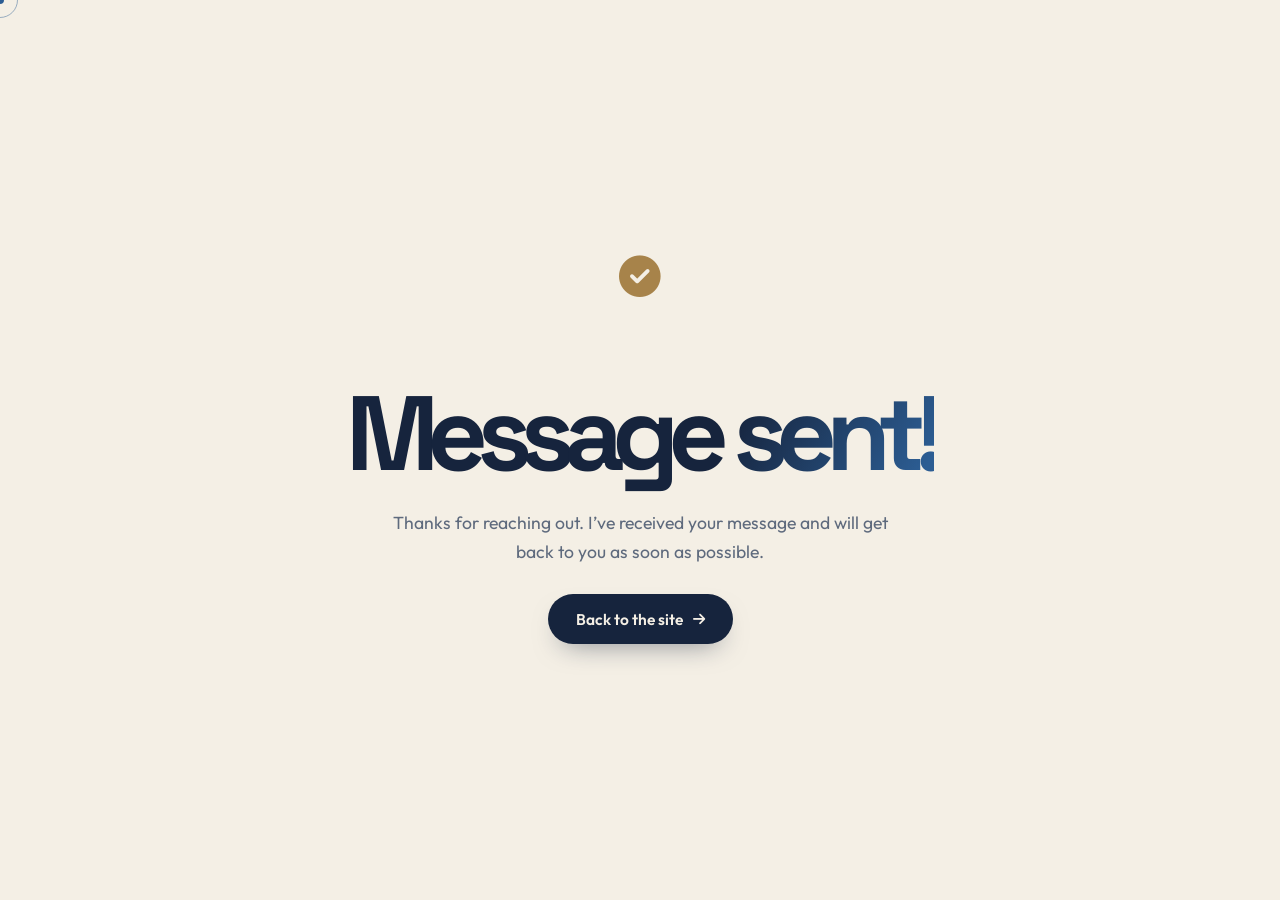
<file: success/index.html>
<!DOCTYPE html>
<html lang="en">
<head>
  <meta charset="UTF-8">
  <meta name="viewport" content="width=device-width, initial-scale=1.0">
  <title>Message sent | Eoghan Russell</title>
  <meta name="description" content="Thanks for reaching out. I’ve received your message and will get back to you as soon as possible.">
  <meta name="theme-color" content="#f4efe5">
  <meta property="og:title" content="Message sent | Eoghan Russell">
  <meta property="og:description" content="Thanks for reaching out. I’ve received your message and will get back to you as soon as possible.">
  <meta name="robots" content="noindex">
  <meta property="og:site_name" content="Eoghan Russell">
  <link rel="icon" href="/favicon.ico" sizes="48x48">
  <link rel="icon" href="/assets/img/favicon.svg" type="image/svg+xml">
  <link rel="apple-touch-icon" href="/assets/img/icons/apple-touch-icon.png">
  <link rel="preconnect" href="https://fonts.googleapis.com">
  <link rel="preconnect" href="https://fonts.gstatic.com" crossorigin>
  <link href="https://fonts.googleapis.com/css2?family=Outfit:wght@300;400;500;600;700&family=Space+Grotesk:wght@400;500;600;700&display=swap" rel="stylesheet">
  <link rel="stylesheet" href="https://cdnjs.cloudflare.com/ajax/libs/font-awesome/6.4.0/css/all.min.css" media="print" onload="this.media='all'">
  <link rel="stylesheet" href="/css/classic.css">
  <script>(function(){var r=document.documentElement;try{var t=localStorage.getItem('theme')||(matchMedia('(prefers-color-scheme: dark)').matches?'dark':'light');r.dataset.theme=t;if(sessionStorage.getItem('curtain')==='1'&&!matchMedia('(prefers-reduced-motion: reduce)').matches){r.classList.add('arriving')}sessionStorage.removeItem('curtain')}catch(e){r.dataset.theme='light'}})();</script>
</head>
<body>
  <div class="cursor-dot" aria-hidden="true"></div>
  <div class="cursor-ring" aria-hidden="true"></div>
  <main class="lost">
    <div>
      <i class="fas fa-circle-check reveal" aria-hidden="true" style="font-size:2.6rem;color:var(--accent-2)"></i>
      <h1 class="reveal" style="--d:.05s;margin-top:18px"><span style="font-size:.55em">Message <span class="text-gradient">sent!</span></span></h1>
      <p class="reveal" style="--d:.1s">Thanks for reaching out. I’ve received your message and will get back to you as soon as possible.</p>
      <a href="/" class="btn btn-primary reveal" style="--d:.15s">Back to the site <i class="fas fa-arrow-right" aria-hidden="true"></i></a>
    </div>
  </main>
  <script src="/js/classic.js" defer></script>
  <script src="/js/enhance.js" defer></script>
</body>
</html>
</file>
<file: css/classic.css>
/* ==========================================================
   Eoghan Russell — classic layout, cream palette
   ========================================================== */
:root {
  --bg: #f4efe5;
  --bg-2: #ece5d7;
  --card: #fbf8f2;
  --text: #16243d;
  --muted: #5e6a7d;
  --dim: #8d95a3;
  --accent: #2c5d93;
  --accent-2: #a7834a;
  --accent-soft: rgba(44, 93, 147, 0.1);
  --line: rgba(22, 36, 61, 0.1);
  --line-strong: rgba(22, 36, 61, 0.2);
  --glass: rgba(251, 248, 242, 0.72);
  --shadow: 0 18px 50px -24px rgba(22, 36, 61, 0.28);
  --shadow-lg: 0 30px 80px -30px rgba(22, 36, 61, 0.4);
  --r-sm: 10px;
  --r-md: 18px;
  --r-lg: 26px;
  --f-head: 'Space Grotesk', system-ui, sans-serif;
  --f-body: 'Outfit', system-ui, sans-serif;
  --ease: cubic-bezier(0.22, 1, 0.36, 1);
  --nav-h: 80px;
  --on-accent: #fff;
  --nav-bg: rgba(244, 239, 229, .85);
  --nav-solid: rgba(244, 239, 229, .97);
  --particle: 22, 36, 61;
  --particle-line: 44, 93, 147;
  color-scheme: light;

  /* aliases used by the Globefolio page */
  --panel: var(--glass);
  --hi: var(--text);
  --on-hi: var(--bg);
  --r-l: var(--r-lg);
  --r-m: var(--r-md);
  --f-display: var(--f-head);
  --f-mono: var(--f-head);
  --header-h: var(--nav-h);
}

*, *::before, *::after { box-sizing: border-box; }
html { scroll-behavior: smooth; scroll-padding-top: 70px; -webkit-text-size-adjust: 100%; }
body { margin: 0; background: var(--bg); color: var(--text); font-family: var(--f-body); font-size: 17px; line-height: 1.65; -webkit-font-smoothing: antialiased; overflow-x: clip; }
h1, h2, h3, h4 { font-family: var(--f-head); line-height: 1.1; letter-spacing: -.02em; margin: 0; }
p { margin: 0; }
a { color: inherit; text-decoration: none; }
img, video, canvas { display: block; max-width: 100%; }
button { font: inherit; color: inherit; background: none; border: 0; padding: 0; cursor: pointer; }
ul { list-style: none; margin: 0; padding: 0; }
::selection { background: var(--accent); color: var(--on-accent); }
:focus-visible { outline: 2px solid var(--accent); outline-offset: 3px; border-radius: 6px; }
::-webkit-scrollbar { width: 10px; }
::-webkit-scrollbar-track { background: var(--bg); }
::-webkit-scrollbar-thumb { background: rgba(22, 36, 61, .25); border-radius: 10px; border: 2px solid var(--bg); }
::-webkit-scrollbar-thumb:hover { background: var(--accent); }

.container { max-width: 1200px; margin: 0 auto; padding: 0 24px; }
.section-padding { padding: clamp(80px, 12vh, 120px) 0; }
.section-alt { background: var(--bg-2); }
.text-gradient { background: linear-gradient(120deg, var(--text) 10%, var(--accent) 90%); -webkit-background-clip: text; background-clip: text; color: transparent; }
.glass { background: var(--glass); backdrop-filter: blur(14px); -webkit-backdrop-filter: blur(14px); border: 1px solid var(--line); }
.skip { position: fixed; left: 16px; top: -60px; z-index: 3000; background: var(--text); color: var(--bg); padding: 10px 16px; border-radius: 8px; transition: top .2s; }
.skip:focus { top: 16px; }
.sr-only { position: absolute; width: 1px; height: 1px; overflow: hidden; clip: rect(0 0 0 0); white-space: nowrap; }

.eyebrow { display: inline-flex; align-items: center; gap: 10px; font-family: var(--f-head); font-size: 13px; font-weight: 500; letter-spacing: .16em; text-transform: uppercase; color: var(--accent); }
.eyebrow::before { content: ''; width: 24px; height: 2px; border-radius: 2px; background: var(--accent-2); }
.section-header { text-align: center; margin-bottom: clamp(40px, 7vh, 64px); }
.section-header h2 { font-size: clamp(2.2rem, 4.5vw, 3.4rem); margin-top: 14px; }
.section-header p { color: var(--muted); margin-top: 12px; }

/* ---------- Buttons ---------- */
.btn { display: inline-flex; align-items: center; justify-content: center; gap: 10px; min-height: 50px; padding: 0 28px; border-radius: 50px; font-weight: 600; font-size: 15.5px; transition: transform .35s var(--ease), box-shadow .35s var(--ease), background .3s, color .3s, border-color .3s; }
.btn i { transition: transform .35s var(--ease); font-size: .9em; }
.btn:hover i { transform: translateX(4px); }
.btn-primary { background: var(--text); color: var(--bg); box-shadow: 0 12px 28px -14px rgba(22, 36, 61, .6); }
.btn-primary:hover { background: var(--accent); transform: translateY(-2px); box-shadow: 0 18px 36px -16px rgba(44, 93, 147, .7); }
.btn-outline { border: 1.5px solid var(--line-strong); color: var(--text); }
.btn-outline:hover { border-color: var(--text); transform: translateY(-2px); }
.btn-light { background: #fff; color: var(--text); }
.btn-light:hover { background: var(--accent-2); color: #fff; }
.btn-locked { background: rgba(255, 255, 255, .14); color: rgba(255, 255, 255, .8); border: 1px solid rgba(255, 255, 255, .25); cursor: not-allowed; }
.btn-sm { min-height: 42px; padding: 0 20px; font-size: 14.5px; }

/* ---------- Cursor ---------- */
.cursor-dot, .cursor-ring { position: fixed; top: 0; left: 0; z-index: 2500; pointer-events: none; border-radius: 50%; }
.cursor-dot { width: 8px; height: 8px; margin: -4px 0 0 -4px; background: var(--accent); }
.cursor-ring { width: 36px; height: 36px; margin: -18px 0 0 -18px; border: 1.5px solid rgba(44, 93, 147, .45); transition: width .3s var(--ease), height .3s var(--ease), margin .3s var(--ease), background .3s, border-color .3s, opacity .3s; }
.hovering .cursor-ring { width: 58px; height: 58px; margin: -29px 0 0 -29px; background: var(--accent-soft); border-color: var(--accent); }
.cursor-hidden .cursor-dot, .cursor-hidden .cursor-ring { opacity: 0; }
@media (hover: hover) and (pointer: fine) { .has-cursor, .has-cursor * { cursor: none !important; } .has-cursor input, .has-cursor textarea { cursor: text !important; } }
@media not ((hover: hover) and (pointer: fine)) { .cursor-dot, .cursor-ring { display: none; } }

.scroll-progress { position: fixed; top: 0; left: 0; height: 3px; width: 100%; z-index: 2001; background: linear-gradient(90deg, var(--accent), var(--accent-2)); transform-origin: 0 50%; transform: scaleX(0); }

/* ---------- Navigation ---------- */
.navbar { position: fixed; top: 0; left: 0; right: 0; height: var(--nav-h); z-index: 2000; display: flex; align-items: center; transition: height .4s var(--ease), background .4s, box-shadow .4s, border-color .4s; border-bottom: 1px solid transparent; }
.navbar.scrolled { height: 68px; background: var(--nav-bg); backdrop-filter: blur(16px); -webkit-backdrop-filter: blur(16px); border-bottom-color: var(--line); box-shadow: 0 10px 30px -20px rgba(22, 36, 61, .3); }
.nav-container { display: flex; justify-content: space-between; align-items: center; width: 100%; }
.logo { font-family: var(--f-head); font-size: 1.5rem; font-weight: 700; letter-spacing: -.04em; }
.logo span { color: var(--accent-2); }
.nav-links { display: flex; gap: 6px; align-items: center; }
.nav-link { position: relative; font-weight: 500; font-size: .98rem; color: var(--muted); padding: 8px 16px; border-radius: 50px; transition: color .25s, background .25s; }
.nav-link:hover, .nav-link.active { color: var(--text); background: rgba(22, 36, 61, .06); }
.nav-actions { display: flex; align-items: center; gap: 10px; }
.btn-cv { display: inline-flex; align-items: center; gap: 8px; min-height: 42px; padding: 0 20px; border-radius: 50px; font-weight: 600; font-size: .92rem; background: var(--text); color: var(--bg); transition: background .3s, transform .3s var(--ease); }
.btn-cv:hover { background: var(--accent); transform: translateY(-1px); }
.menu-btn { display: none; width: 44px; height: 44px; border-radius: 50%; border: 1px solid var(--line-strong); font-size: 1.05rem; }
.mobile-nav { position: fixed; inset: 0; z-index: 1999; background: var(--nav-solid); backdrop-filter: blur(10px); display: flex; flex-direction: column; justify-content: center; align-items: center; gap: 10px; opacity: 0; visibility: hidden; transition: opacity .35s, visibility .35s; }
.mobile-nav a { font-family: var(--f-head); font-size: 2.4rem; font-weight: 700; letter-spacing: -.03em; padding: 6px 20px; }
.menu-open .mobile-nav { opacity: 1; visibility: visible; }
@media (max-width: 900px) { .nav-links { display: none; } .menu-btn { display: grid; place-items: center; } }

/* ---------- Hero ---------- */
.hero { position: relative; min-height: 100vh; min-height: 100svh; display: flex; align-items: center; overflow: hidden; padding: calc(var(--nav-h) + 30px) 0 60px; }
#particles-js { position: absolute; inset: 0; width: 100%; height: 100%; z-index: 0; }
.hero::after { content: ''; position: absolute; inset: auto 0 0; height: 160px; background: linear-gradient(transparent, var(--bg)); pointer-events: none; }
.hero-glow { position: absolute; width: 60vw; height: 60vw; right: -15vw; top: -20vw; border-radius: 50%; background: radial-gradient(circle, rgba(44, 93, 147, .14), transparent 65%); pointer-events: none; }
.hero-glow--2 { right: auto; left: -20vw; top: auto; bottom: -30vw; background: radial-gradient(circle, rgba(167, 131, 74, .14), transparent 65%); }
.hero-content { position: relative; z-index: 1; display: grid; grid-template-columns: 1.1fr .9fr; align-items: center; gap: clamp(30px, 6vw, 80px); width: 100%; }
.hero-hello { font-family: var(--f-head); font-weight: 500; letter-spacing: .18em; color: var(--accent); font-size: 14px; display: inline-flex; align-items: center; gap: 10px; }
.hero-hello .wave { display: inline-block; animation: wave 2.6s ease-in-out infinite; transform-origin: 70% 70%; }
@keyframes wave { 0%, 60%, 100% { transform: rotate(0); } 10%, 30% { transform: rotate(14deg); } 20% { transform: rotate(-8deg); } 40% { transform: rotate(-4deg); } 50% { transform: rotate(10deg); } }
.hero-text h1 { font-size: clamp(2.8rem, 6.2vw, 4.8rem); margin: 14px 0 22px; min-height: 2.25em; font-weight: 700; letter-spacing: -.035em; }
.typewriter-cursor { display: inline-block; width: 3px; height: .85em; background: var(--accent-2); margin-left: 6px; vertical-align: -.06em; border-radius: 2px; animation: blink .9s steps(1) infinite; }
@keyframes blink { 50% { opacity: 0; } }
.hero-text > p { color: var(--muted); font-size: 1.08rem; max-width: 56ch; }
.cta-group { display: flex; gap: 12px; flex-wrap: wrap; margin-top: 32px; }
.hero-stats { display: flex; gap: clamp(20px, 4vw, 44px); margin-top: 44px; padding-top: 26px; border-top: 1px solid var(--line); }
.hero-stats b { display: block; font-family: var(--f-head); font-size: 1.9rem; letter-spacing: -.03em; line-height: 1; }
.hero-stats span { color: var(--muted); font-size: 14px; }
.hero-visual { position: relative; perspective: 1200px; }
.tilt-card { position: relative; width: 100%; aspect-ratio: 4 / 5; max-height: 72vh; border-radius: var(--r-lg); transform-style: preserve-3d; box-shadow: var(--shadow-lg); will-change: transform; background: var(--card); }
.tilt-card img { width: 100%; height: 100%; object-fit: cover; object-position: center 22%; border-radius: var(--r-lg); }
.tilt-card { overflow: visible; }
.tilt-glare { position: absolute; inset: 0; border-radius: var(--r-lg); pointer-events: none; overflow: hidden; }
.tilt-glare i { position: absolute; left: -10%; top: -10%; width: 70%; height: 60%; background: radial-gradient(circle, rgba(255, 255, 255, .22), transparent 65%); }
.tilt-badge.glass { backdrop-filter: none; -webkit-backdrop-filter: none; background: var(--card); }
.tilt-badge { position: absolute; left: -22px; bottom: 34px; z-index: 2; transform: translateZ(60px); padding: 14px 18px; border-radius: 16px; display: flex; align-items: center; gap: 12px; box-shadow: var(--shadow); }
.tilt-badge i { width: 38px; height: 38px; border-radius: 50%; display: grid; place-items: center; background: var(--text); color: var(--bg); font-size: 15px; }
.tilt-badge b { display: block; font-family: var(--f-head); font-size: 15px; line-height: 1.2; }
.tilt-badge span { font-size: 13px; color: var(--muted); }
.tilt-badge--top { left: auto; right: -18px; top: 30px; bottom: auto; }
.tilt-badge--top i { background: var(--accent-2); }
.scroll-hint { position: absolute; left: 50%; bottom: 26px; transform: translateX(-50%); z-index: 2; width: 26px; height: 42px; border-radius: 20px; border: 1.5px solid var(--line-strong); }
.scroll-hint::after { content: ''; position: absolute; left: 50%; top: 8px; width: 4px; height: 8px; margin-left: -2px; border-radius: 4px; background: var(--accent); animation: scrollhint 1.8s var(--ease) infinite; }
@keyframes scrollhint { 0% { transform: translateY(0); opacity: 1; } 80% { transform: translateY(14px); opacity: 0; } 100% { opacity: 0; } }

/* ---------- Marquee ---------- */
.marquee-section { padding: 30px 0; background: var(--card); overflow: hidden; border-top: 1px solid var(--line); border-bottom: 1px solid var(--line); -webkit-mask-image: linear-gradient(90deg, transparent, #000 10%, #000 90%, transparent); mask-image: linear-gradient(90deg, transparent, #000 10%, #000 90%, transparent); }
.marquee-content { display: flex; width: max-content; animation: scroll 38s linear infinite; }
.marquee-section:hover .marquee-content { animation-play-state: paused; }
.marquee-item { font-family: var(--f-head); font-size: 1.45rem; font-weight: 600; color: var(--muted); display: flex; align-items: center; gap: 12px; padding-right: 70px; transition: color .3s; white-space: nowrap; }
.marquee-item:hover { color: var(--text); }
.marquee-item i { color: var(--accent); }
.marquee-item:nth-child(3n) i { color: var(--accent-2); }
@keyframes scroll { to { transform: translateX(-50%); } }

/* ---------- Projects ---------- */
.projects-grid { display: grid; grid-template-columns: repeat(auto-fill, minmax(320px, 1fr)); gap: 28px; }
@property --flip { syntax: '<angle>'; inherits: true; initial-value: 0deg; }
@property --lift { syntax: '<length>'; inherits: true; initial-value: 0px; }
.project-card { position: relative; height: 420px; perspective: 1400px; outline: none; --tx: 0deg; --ty: 0deg; transition: --flip 1s cubic-bezier(.65, 0, .25, 1), --lift .55s var(--ease); }
.project-card::after { content: ''; position: absolute; left: 10%; right: 10%; bottom: -14px; height: 30px; border-radius: 50%; background: radial-gradient(ellipse at center, rgba(22, 36, 61, .3), transparent 70%); opacity: .35; transform: scale(.9); transition: opacity .6s var(--ease), transform .6s var(--ease); z-index: -1; }
.project-inner { position: relative; width: 100%; height: 100%; transform-style: preserve-3d; transform: translateZ(var(--lift)) rotateX(var(--ty)) rotateY(calc(var(--tx) + var(--flip))); transition: transform .25s ease-out; }
.project-card:hover, .project-card:focus-within, .project-card.flipped { --flip: 180deg; --lift: 34px; }
.project-card:hover::after, .project-card:focus-within::after, .project-card.flipped::after { opacity: .9; transform: scale(1.05) translateY(10px); }
.project-front, .project-back { position: absolute; inset: 0; backface-visibility: hidden; -webkit-backface-visibility: hidden; border-radius: var(--r-md); overflow: hidden; }
.project-front { background: var(--card); border: 1px solid var(--line); box-shadow: var(--shadow); display: flex; flex-direction: column; justify-content: center; align-items: center; text-align: center; padding: 28px; }
.project-front::before { content: ''; position: absolute; inset: 0; background: radial-gradient(circle at 50% 38%, var(--tint, rgba(44, 93, 147, .14)), transparent 60%); }
.project-logo { position: relative; width: 112px; height: 112px; object-fit: contain; margin-bottom: 22px; border-radius: 26px; transition: transform .6s var(--ease); }
.project-card:hover .project-logo { transform: scale(1.06) rotate(-3deg); }
.project-front h3 { position: relative; font-size: 1.7rem; }
.project-tag { position: relative; margin-top: 10px; font-size: 13px; font-weight: 500; letter-spacing: .1em; text-transform: uppercase; color: var(--muted); }
.project-status { position: absolute; top: 18px; right: 18px; font-size: 12px; font-weight: 600; padding: 5px 12px; border-radius: 50px; background: rgba(63, 143, 90, .12); color: #2f7a4a; }
.project-status.build { background: rgba(167, 131, 74, .14); color: #8a6a33; }
.project-hint { position: absolute; bottom: 18px; left: 0; right: 0; text-align: center; font-size: 12.5px; color: var(--dim); display: flex; align-items: center; justify-content: center; gap: 8px; }
.project-back { transform: rotateY(180deg); background: #16243d center / cover no-repeat; color: #fff; display: flex; flex-direction: column; justify-content: flex-end; padding: 30px; box-shadow: var(--shadow-lg); }
.project-back::before { content: ''; position: absolute; inset: 0; background: linear-gradient(180deg, rgba(22, 36, 61, .25) 0%, rgba(22, 36, 61, .92) 62%); }
.project-back > * { position: relative; }
.project-back h3 { font-size: 1.7rem; }
.project-back p { margin: 10px 0 20px; color: rgba(255, 255, 255, .82); font-size: 15.5px; line-height: 1.55; }
.project-back .btn { align-self: flex-start; }

/* ---------- Timeline ---------- */
.timeline-wrapper { position: relative; max-width: 920px; margin: 0 auto; }
.timeline-line { position: absolute; left: 50%; top: 6px; bottom: 6px; width: 2px; background: var(--line-strong); transform: translateX(-50%); border-radius: 2px; overflow: hidden; }
.timeline-line i { position: absolute; left: 0; top: 0; width: 100%; height: 100%; background: linear-gradient(var(--accent), var(--accent-2)); transform-origin: top; transform: scaleY(0); }
.timeline-item { position: relative; width: 50%; padding: 0 48px; margin-bottom: 44px; opacity: 0; transform: translateY(34px); transition: opacity .8s var(--ease), transform .9s var(--ease); }
.timeline-item.show { opacity: 1; transform: none; }
.timeline-item:nth-child(even) { left: 0; text-align: right; }
.timeline-item:nth-child(odd) { left: 50%; }
.timeline-card { background: var(--card); border: 1px solid var(--line); border-radius: var(--r-md); padding: 24px 26px; box-shadow: var(--shadow); transition: transform .5s var(--ease), box-shadow .5s var(--ease); }
.timeline-card:hover { transform: translateY(-4px); box-shadow: var(--shadow-lg); }
.timeline-dot { position: absolute; top: 26px; width: 18px; height: 18px; border-radius: 50%; background: var(--bg); border: 3px solid var(--accent); box-shadow: 0 0 0 6px var(--bg); transition: background .4s; }
.timeline-item.show .timeline-dot { background: var(--accent); }
.timeline-item:nth-child(even) .timeline-dot { right: -9px; }
.timeline-item:nth-child(odd) .timeline-dot { left: -9px; }
.timeline-date { display: inline-block; font-family: var(--f-head); font-size: 13px; font-weight: 600; letter-spacing: .06em; color: var(--accent); background: var(--accent-soft); padding: 4px 12px; border-radius: 50px; }
.timeline-card h3 { font-size: 1.32rem; margin: 12px 0 4px; }
.timeline-org { font-weight: 600; font-size: 15px; color: var(--accent-2); }
.timeline-card p { margin-top: 10px; color: var(--muted); font-size: 15.5px; }

/* ---------- Contact ---------- */
.contact-wrap { display: grid; grid-template-columns: .9fr 1.1fr; gap: clamp(28px, 5vw, 60px); align-items: start; max-width: 1040px; margin: 0 auto; }
.contact-info h3 { font-size: clamp(1.8rem, 3vw, 2.4rem); }
.contact-info > p { color: var(--muted); margin: 14px 0 26px; }
.contact-line { display: flex; align-items: center; gap: 14px; padding: 16px 18px; border-radius: var(--r-sm); background: var(--card); border: 1px solid var(--line); margin-bottom: 12px; transition: border-color .3s, transform .4s var(--ease); width: 100%; text-align: left; }
.contact-line:hover { border-color: var(--accent); transform: translateX(4px); }
.contact-line i { width: 40px; height: 40px; border-radius: 50%; display: grid; place-items: center; background: var(--accent-soft); color: var(--accent); flex: none; }
.contact-line b { display: block; font-family: var(--f-head); font-size: 15.5px; }
.contact-line span { color: var(--muted); font-size: 14px; }
.contact-form { padding: clamp(26px, 4vw, 40px); border-radius: var(--r-lg); background: var(--card); border: 1px solid var(--line); box-shadow: var(--shadow); }
.input-group { position: relative; margin-bottom: 18px; }
.input-field { width: 100%; padding: 22px 16px 10px; background: var(--bg); border: 1.5px solid transparent; border-radius: var(--r-sm); color: var(--text); font: inherit; font-size: 16px; transition: border-color .25s, background .25s, box-shadow .25s; resize: vertical; }
.input-field:focus { outline: none; border-color: var(--accent); background: var(--card); box-shadow: 0 0 0 4px var(--accent-soft); }
.input-group label { position: absolute; left: 17px; top: 16px; color: var(--dim); pointer-events: none; transition: all .25s var(--ease); }
.input-field:focus + label, .input-field:not(:placeholder-shown) + label { top: 6px; font-size: 12px; color: var(--accent); font-weight: 500; }
textarea.input-field { min-height: 150px; }
.form-row { display: flex; justify-content: space-between; align-items: center; gap: 14px; flex-wrap: wrap; }
.form-status { font-size: 14.5px; color: #a3412f; }

/* ---------- Footer ---------- */
footer { position: relative; padding: 60px 0 46px; text-align: center; border-top: 1px solid var(--line); overflow: hidden; background: var(--bg-2); }
#matrix-canvas { position: absolute; inset: 0; width: 100%; height: 100%; z-index: 0; opacity: .14; }
.footer-content { position: relative; z-index: 1; }
.footer-logo { font-family: var(--f-head); font-size: 2rem; font-weight: 700; letter-spacing: -.04em; }
.footer-logo span { color: var(--accent-2); }
.footer-nav { display: flex; justify-content: center; gap: 6px 22px; flex-wrap: wrap; margin: 18px 0 22px; color: var(--muted); }
.footer-nav a:hover { color: var(--text); }
.socials { display: flex; justify-content: center; gap: 12px; }
.social { width: 46px; height: 46px; border-radius: 50%; display: grid; place-items: center; background: var(--card); border: 1px solid var(--line); font-size: 1.15rem; transition: background .3s, color .3s, transform .4s var(--ease); }
.social:hover { background: var(--text); color: var(--bg); transform: translateY(-3px); }
.footer-copy { margin-top: 26px; color: var(--dim); font-size: 14px; }

/* ---------- Chat ---------- */
.chat-trigger { position: fixed; bottom: 26px; right: 26px; width: 62px; height: 62px; z-index: 1500; border-radius: 50%; display: grid; place-items: center; font-size: 1.45rem; background: var(--text); color: var(--bg); box-shadow: 0 16px 34px -12px rgba(22, 36, 61, .55); transition: transform .45s var(--ease), background .3s; }
.chat-trigger:hover { transform: scale(1.08) rotate(8deg); background: var(--accent); }
.chat-trigger .fa-xmark { display: none; }
.chat-open .chat-trigger .fa-xmark { display: block; }
.chat-open .chat-trigger .fa-comment-dots { display: none; }
.chat-window { position: fixed; bottom: 102px; right: 26px; width: min(340px, calc(100vw - 32px)); height: min(460px, 68vh); z-index: 1500; display: flex; flex-direction: column; border-radius: var(--r-md); overflow: hidden; background: var(--card); border: 1px solid var(--line); box-shadow: var(--shadow-lg); transform-origin: bottom right; opacity: 0; visibility: hidden; transform: translateY(14px) scale(.96); transition: opacity .3s, transform .45s var(--ease), visibility .3s; }
.chat-open .chat-window { opacity: 1; visibility: visible; transform: none; }
.chat-header { padding: 16px 18px; background: var(--text); color: var(--bg); display: flex; align-items: center; gap: 12px; }
.chat-header img { width: 38px; height: 38px; border-radius: 50%; object-fit: cover; object-position: center 20%; border: 2px solid var(--accent-2); }
.chat-header h4 { font-size: 16px; }
.chat-header small { display: block; font-size: 12px; opacity: .75; }
.chat-header small::before { content: ''; display: inline-block; width: 7px; height: 7px; border-radius: 50%; background: #6fcf8f; margin-right: 6px; }
.chat-body { flex: 1; padding: 16px; overflow-y: auto; display: flex; flex-direction: column; gap: 10px; font-size: 14.5px; }
.chat-msg { max-width: 86%; padding: 10px 14px; border-radius: 16px; line-height: 1.45; animation: pop .35s var(--ease); }
.chat-msg.bot { background: var(--bg-2); border-bottom-left-radius: 4px; }
.chat-msg.user { align-self: flex-end; background: var(--text); color: var(--bg); border-bottom-right-radius: 4px; }
.chat-msg.typing { display: inline-flex; gap: 4px; }
.chat-msg.typing i { width: 6px; height: 6px; border-radius: 50%; background: var(--dim); animation: dots 1s infinite; }
.chat-msg.typing i:nth-child(2) { animation-delay: .15s; } .chat-msg.typing i:nth-child(3) { animation-delay: .3s; }
@keyframes dots { 50% { transform: translateY(-4px); opacity: .5; } }
@keyframes pop { from { opacity: 0; transform: translateY(6px); } }
.chat-input-area { padding: 10px; border-top: 1px solid var(--line); display: flex; gap: 8px; }
.chat-input { flex: 1; min-width: 0; height: 42px; padding: 0 16px; border-radius: 50px; background: var(--bg); border: 1.5px solid transparent; color: var(--text); font: inherit; font-size: 15px; }
.chat-input:focus { outline: none; border-color: var(--accent); }
.chat-send { width: 42px; height: 42px; border-radius: 50%; background: var(--text); color: var(--bg); display: grid; place-items: center; }

/* ---------- Reveal ---------- */
.reveal { opacity: 0; transform: translateY(30px); transition: opacity .9s var(--ease), transform 1s var(--ease); transition-delay: var(--d, 0s); }
.reveal.show { opacity: 1; transform: none; }

/* ---------- Project pages ---------- */
.page-hero { padding: calc(var(--nav-h) + clamp(50px, 9vh, 100px)) 0 20px; position: relative; overflow: hidden; }
.back-link { display: inline-flex; align-items: center; gap: 8px; color: var(--muted); font-weight: 500; font-size: 15px; transition: color .25s, gap .3s var(--ease); }
.back-link:hover { color: var(--text); gap: 12px; }
.page-hero h1 { font-size: clamp(2.8rem, 7vw, 5.4rem); letter-spacing: -.04em; margin: 22px 0 16px; }
.page-hero .lead { font-size: clamp(1.08rem, 1.6vw, 1.3rem); color: var(--muted); max-width: 60ch; }
.chips { display: flex; gap: 8px; flex-wrap: wrap; margin-top: 8px; }
.chip { display: inline-flex; align-items: center; gap: 8px; font-size: 13px; font-weight: 600; padding: 5px 12px; border-radius: 50px; background: var(--accent-soft); color: var(--accent); }
.chip--live { background: rgba(63, 143, 90, .12); color: #2f7a4a; }
.chip--build { background: rgba(167, 131, 74, .14); color: #8a6a33; }
.page-actions { display: flex; gap: 12px; flex-wrap: wrap; margin-top: 28px; }
.media { margin: clamp(36px, 6vh, 60px) 0 0; border-radius: var(--r-lg); overflow: hidden; box-shadow: var(--shadow-lg); background: var(--text); }
.media img, .media video { width: 100%; height: auto; display: block; }
.page-grid { display: grid; grid-template-columns: 1fr 320px; gap: clamp(30px, 5vw, 64px); align-items: start; padding-top: clamp(50px, 8vh, 90px); }
.page-body section + section { margin-top: 54px; }
.page-body h2 { font-size: clamp(1.7rem, 2.8vw, 2.3rem); margin: 12px 0 16px; }
.page-body p { color: var(--muted); font-size: 1.06rem; margin-bottom: 1em; max-width: 68ch; }
.stats { display: grid; grid-template-columns: repeat(2, 1fr); gap: 14px; margin-top: 22px; }
.stat { padding: 22px; border-radius: var(--r-md); background: var(--card); border: 1px solid var(--line); }
.stat b { display: block; font-family: var(--f-head); font-size: clamp(2.4rem, 5vw, 3.4rem); letter-spacing: -.04em; line-height: 1; color: var(--accent); font-variant-numeric: tabular-nums; }
.stat span { display: block; margin-top: 10px; color: var(--muted); font-size: 14.5px; }
.stats-note { font-size: 13px; color: var(--dim); margin-top: 10px; }
.features-list { display: grid; gap: 12px; }
.feature { display: grid; grid-template-columns: auto 1fr; gap: 16px; padding: 20px 22px; border-radius: var(--r-md); background: var(--card); border: 1px solid var(--line); transition: transform .45s var(--ease), border-color .3s; }
.feature:hover { transform: translateX(6px); border-color: var(--line-strong); }
.feature i { width: 44px; height: 44px; border-radius: 12px; display: grid; place-items: center; background: var(--accent-soft); color: var(--accent); font-size: 17px; }
.feature h3 { font-size: 1.12rem; margin-bottom: 4px; }
.feature p { margin: 0; font-size: 15.5px; }
.sidebar { position: sticky; top: 100px; padding: 26px; border-radius: var(--r-lg); background: var(--card); border: 1px solid var(--line); box-shadow: var(--shadow); }
.sidebar dl { margin: 0; display: grid; gap: 18px; }
.sidebar dt { font-family: var(--f-head); font-size: 12px; font-weight: 600; letter-spacing: .14em; text-transform: uppercase; color: var(--dim); margin-bottom: 4px; }
.sidebar dd { margin: 0; font-weight: 500; }
.stack { display: flex; flex-wrap: wrap; gap: 6px; margin-top: 4px; }
.stack span { font-size: 13.5px; padding: 5px 11px; border-radius: 50px; background: var(--bg); border: 1px solid var(--line); }
.gallery { display: grid; grid-template-columns: repeat(2, 1fr); gap: 16px; margin-top: 10px; }
.gallery figure { margin: 0; border-radius: var(--r-md); overflow: hidden; box-shadow: var(--shadow); background: var(--text); cursor: zoom-in; }
.gallery figure.wide { grid-column: 1 / -1; }
.gallery img { width: 100%; height: 100%; object-fit: cover; transition: transform 1s var(--ease); }
.gallery figure:hover img { transform: scale(1.04); }
.building { display: grid; grid-template-columns: auto 1fr; gap: 30px; align-items: center; padding: clamp(26px, 5vw, 48px); border-radius: var(--r-lg); background: var(--card); border: 1px dashed var(--line-strong); margin-top: 40px; }
.building img { width: 130px; border-radius: 28px; box-shadow: var(--shadow); }
.building h2 { font-size: clamp(1.6rem, 2.6vw, 2.2rem); margin-bottom: 10px; }
.building p { color: var(--muted); margin-bottom: 20px; max-width: 54ch; }
.progress { height: 6px; border-radius: 6px; background: var(--bg-2); overflow: hidden; max-width: 360px; margin-bottom: 20px; }
.progress i { display: block; height: 100%; width: 35%; border-radius: 6px; background: linear-gradient(90deg, var(--accent), var(--accent-2)); animation: loading 2.2s var(--ease) infinite alternate; }
@keyframes loading { from { transform: translateX(-60%); } to { transform: translateX(220%); } }
.next-project { display: flex; justify-content: space-between; align-items: center; gap: 20px; margin-top: clamp(70px, 12vh, 120px); padding: clamp(28px, 4vw, 40px); border-radius: var(--r-lg); background: var(--text); color: var(--bg); transition: transform .5s var(--ease), box-shadow .5s; }
.next-project:hover { transform: translateY(-4px); box-shadow: var(--shadow-lg); }
.next-project small { display: block; font-family: var(--f-head); font-size: 13px; letter-spacing: .14em; text-transform: uppercase; opacity: .65; }
.next-project b { display: block; font-family: var(--f-head); font-size: clamp(1.8rem, 4vw, 3rem); letter-spacing: -.03em; margin-top: 4px; }
.next-project .arrow { width: 64px; height: 64px; border-radius: 50%; display: grid; place-items: center; background: var(--accent-2); color: #fff; font-size: 1.3rem; transition: transform .5s var(--ease); flex: none; }
.next-project:hover .arrow { transform: rotate(-45deg); }
.lightbox { border: 0; padding: 0; background: transparent; max-width: min(94vw, 1200px); }
.lightbox::backdrop { background: rgba(22, 36, 61, .82); backdrop-filter: blur(4px); }
.lightbox img { max-height: 84vh; border-radius: 14px; }
.lightbox button { display: flex; margin: 14px auto 0; }

/* ---------- 404 / success ---------- */
.lost { min-height: 100vh; display: grid; place-items: center; text-align: center; padding: 24px; }
.lost h1 { font-size: clamp(5rem, 20vw, 12rem); letter-spacing: -.06em; line-height: .9; }
.lost p { color: var(--muted); font-size: 1.1rem; max-width: 42ch; margin: 18px auto 28px; }

/* ---------- Responsive ---------- */
@media (max-width: 900px) {
  .hero-content { grid-template-columns: 1fr; text-align: center; }
  .hero-text > p { margin: 0 auto; }
  .cta-group, .hero-stats { justify-content: center; }
  .hero-visual { max-width: 340px; margin: 10px auto 0; width: 100%; }
  .tilt-badge { left: -10px; } .tilt-badge--top { right: -10px; left: auto; }
  .hero-text h1 { min-height: 2.3em; }
  .scroll-hint { display: none; }
  .timeline-line { left: 9px; }
  .timeline-item { width: 100%; left: 0 !important; text-align: left !important; padding: 0 0 0 40px; }
  .timeline-item .timeline-dot { left: 0 !important; right: auto !important; }
  .contact-wrap, .page-grid { grid-template-columns: 1fr; }
  .sidebar { position: static; }
  .building { grid-template-columns: 1fr; }
}
@media (max-width: 560px) {
  .project-card { height: 400px; }
  .gallery, .stats { grid-template-columns: 1fr; }
  .chat-trigger { right: 16px; bottom: 16px; }
  .chat-window { right: 16px; bottom: 90px; }
  .btn-cv span { display: none; }
}
@media (prefers-reduced-motion: reduce) {
  html { scroll-behavior: auto; }
  *, *::before, *::after { animation-duration: .001ms !important; animation-iteration-count: 1 !important; transition-duration: .001ms !important; }
  .reveal, .timeline-item { opacity: 1; transform: none; }
}

/* ---------- Smooth scroll (Lenis) ---------- */
html.lenis, html.lenis body { height: auto; }
.lenis.lenis-smooth { scroll-behavior: auto !important; }
.lenis.lenis-smooth [data-lenis-prevent] { overscroll-behavior: contain; }
.lenis.lenis-stopped { overflow: hidden; }

/* ---------- Hero entrance ---------- */
.hero-seq { opacity: 0; transform: translateY(26px); transition: opacity .9s var(--ease), transform 1.1s var(--ease); transition-delay: var(--d, 0s); }
.hero-ready .hero-seq { opacity: 1; transform: none; }
.split-w { display: inline-block; overflow: hidden; vertical-align: top; padding-bottom: .08em; margin-bottom: -.08em; }
.split-w > span { display: inline-block; transform: translateY(105%); transition: transform .9s var(--ease); transition-delay: calc(var(--d, 0s) + var(--i) * 14ms); }
.hero-ready .split-w > span { transform: none; }
.hero-visual-wrap { will-change: transform; perspective: 1200px; }

/* ---------- Magnetic ---------- */

@media (prefers-reduced-motion: reduce) { .hero-seq, .split-w > span { opacity: 1; transform: none; } .project-card { transition: none; } }

/* ==========================================================
   Dark mode (navy)
   ========================================================== */
:root[data-theme='dark'] {
  --bg: #0b1424;
  --bg-2: #0f1a2e;
  --card: #132139;
  --text: #eef0f4;
  --muted: #a4afc2;
  --dim: #6f7c92;
  --accent: #7fb0e8;
  --accent-2: #d6b27a;
  --accent-soft: rgba(127, 176, 232, .14);
  --line: rgba(238, 240, 244, .09);
  --line-strong: rgba(238, 240, 244, .2);
  --glass: rgba(19, 33, 57, .7);
  --shadow: 0 18px 50px -24px rgba(0, 0, 0, .7);
  --shadow-lg: 0 30px 80px -30px rgba(0, 0, 0, .85);
  --on-accent: #0b1424;
  --nav-bg: rgba(11, 20, 36, .82);
  --nav-solid: rgba(11, 20, 36, .97);
  --particle: 238, 240, 244;
  --particle-line: 127, 176, 232;
  color-scheme: dark;
}
:root[data-theme='dark'] .text-gradient { background-image: linear-gradient(120deg, #fff 10%, var(--accent) 90%); }
:root[data-theme='dark'] .btn-primary:hover { background: var(--accent); color: var(--on-accent); }
:root[data-theme='dark'] .hero-glow { background: radial-gradient(circle, rgba(127, 176, 232, .14), transparent 65%); }
:root[data-theme='dark'] .hero-glow--2 { background: radial-gradient(circle, rgba(214, 178, 122, .12), transparent 65%); }
:root[data-theme='dark'] .project-status { background: rgba(111, 207, 143, .14); color: #7fd49c; }
:root[data-theme='dark'] .chip--live { background: rgba(111, 207, 143, .14); color: #7fd49c; }
:root[data-theme='dark'] .tilt-card img { filter: brightness(.94); }
:root[data-theme='dark'] .media, :root[data-theme='dark'] .gallery figure { background: #000; }
html.theme-anim, html.theme-anim *, html.theme-anim *::before, html.theme-anim *::after { transition: background-color .5s var(--ease), color .5s var(--ease), border-color .5s var(--ease), fill .5s, box-shadow .5s !important; }

/* Theme toggle */
.theme-toggle { position: relative; width: 44px; height: 44px; border-radius: 50%; border: 1px solid var(--line-strong); display: grid; place-items: center; overflow: hidden; color: var(--text); transition: border-color .3s, transform .4s var(--ease); }
.theme-toggle:hover { border-color: var(--accent); transform: rotate(-12deg); }
.theme-toggle i { position: absolute; transition: transform .6s var(--ease), opacity .4s; }
.theme-toggle .fa-moon { transform: translateY(0) rotate(0); }
.theme-toggle .fa-sun { transform: translateY(150%) rotate(90deg); opacity: 0; color: var(--accent-2); }
:root[data-theme='dark'] .theme-toggle .fa-moon { transform: translateY(-150%) rotate(-90deg); opacity: 0; }
:root[data-theme='dark'] .theme-toggle .fa-sun { transform: none; opacity: 1; }
.theme-wipe { position: fixed; z-index: 2600; width: 20px; height: 20px; margin: -10px 0 0 -10px; border-radius: 50%; pointer-events: none; transform: scale(0); }

/* ==========================================================
   Page transitions
   ========================================================== */
.page-curtain { position: fixed; inset: 0; z-index: 2700; pointer-events: none; background: var(--text); transform: scaleY(0); transform-origin: bottom; display: grid; place-items: center; }
.page-curtain b { font-family: var(--f-head); font-size: clamp(2rem, 5vw, 3.4rem); letter-spacing: -.04em; color: var(--bg); opacity: 0; transform: translateY(20px); transition: opacity .3s, transform .5s var(--ease); }
.page-curtain b span { color: var(--accent-2); }
.leaving .page-curtain { transform: scaleY(1); transition: transform .55s cubic-bezier(.77, 0, .18, 1); }
.leaving .page-curtain b { opacity: 1; transform: none; transition-delay: .2s; }
.arriving .page-curtain { transform: scaleY(1); transform-origin: top; }
.arrived .page-curtain { transform: scaleY(0); transform-origin: top; transition: transform .7s cubic-bezier(.77, 0, .18, 1) .05s; }

/* ==========================================================
   Sliding nav indicator
   ========================================================== */
.nav-links { position: relative; }
.nav-pill { position: absolute; top: 0; left: 0; height: 100%; border-radius: 50px; background: rgba(127, 140, 160, .14); pointer-events: none; opacity: 0; transition: transform .5s var(--ease), width .5s var(--ease), opacity .3s; z-index: -1; }
.nav-links.has-pill .nav-link:hover, .nav-links.has-pill .nav-link.active { background: transparent; }

/* ==========================================================
   Back to top with progress ring
   ========================================================== */
.to-top { position: fixed; left: 26px; bottom: 26px; z-index: 1400; width: 52px; height: 52px; border-radius: 50%; display: grid; place-items: center; background: var(--card); color: var(--text); box-shadow: var(--shadow); opacity: 0; visibility: hidden; transform: translateY(16px) scale(.9); transition: opacity .35s, visibility .35s, transform .5s var(--ease); }
.to-top.show { opacity: 1; visibility: visible; transform: none; }
.to-top svg { position: absolute; inset: 0; transform: rotate(-90deg); }
.to-top circle { fill: none; stroke-width: 3; }
.to-top .track { stroke: var(--line); }
.to-top .prog { stroke: var(--accent); stroke-linecap: round; stroke-dasharray: 145; stroke-dashoffset: 145; }
.to-top i { transition: transform .4s var(--ease); }
.to-top:hover i { transform: translateY(-3px); }

/* ==========================================================
   Cursor spotlight on cards
   ========================================================== */
.spot { position: relative; isolation: isolate; }
.spot::before { content: ''; position: absolute; inset: 0; border-radius: inherit; pointer-events: none; z-index: -1; opacity: 0; transition: opacity .4s; background: radial-gradient(420px circle at var(--mx, 50%) var(--my, 50%), var(--accent-soft), transparent 45%); }
.spot::after { content: ''; position: absolute; inset: -1px; border-radius: inherit; pointer-events: none; padding: 1px; opacity: 0; transition: opacity .4s; background: radial-gradient(260px circle at var(--mx, 50%) var(--my, 50%), var(--accent), transparent 60%); -webkit-mask: linear-gradient(#000 0 0) content-box, linear-gradient(#000 0 0); -webkit-mask-composite: xor; mask-composite: exclude; }
.spot:hover::before, .spot:hover::after { opacity: 1; }

/* ==========================================================
   Heading reveal
   ========================================================== */
.line-mask { display: inline-block; overflow: hidden; vertical-align: bottom; padding-bottom: .1em; margin-bottom: -.1em; }
.line-mask > span { display: inline-block; transform: translateY(110%) rotate(2deg); transition: transform 1s var(--ease); transition-delay: calc(var(--i, 0) * 70ms); }
.show .line-mask > span, .line-mask.show > span { transform: none; }
.section-header h2 .line-mask:last-child > span { color: inherit; }
.eyebrow::before { transform-origin: left; transform: scaleX(0); transition: transform .9s var(--ease) .2s; }
.show .eyebrow::before, .eyebrow.show::before { transform: scaleX(1); }

/* ==========================================================
   Skills
   ========================================================== */
.skills-grid { display: grid; grid-template-columns: repeat(3, 1fr); gap: 22px; }
.skill-card { padding: 30px; border-radius: var(--r-lg); background: var(--card); border: 1px solid var(--line); box-shadow: var(--shadow); transition: transform .5s var(--ease); }
.skill-card:hover { transform: translateY(-6px); }
.skill-icon { width: 56px; height: 56px; border-radius: 16px; display: grid; place-items: center; font-size: 22px; background: var(--accent-soft); color: var(--accent); margin-bottom: 20px; transition: transform .6s var(--ease); }
.skill-card:hover .skill-icon { transform: rotate(-8deg) scale(1.08); }
.skill-card:nth-child(2) .skill-icon { background: rgba(167, 131, 74, .15); color: var(--accent-2); }
.skill-card h3 { font-size: 1.4rem; }
.skill-card > p { color: var(--muted); margin: 8px 0 20px; font-size: 15.5px; }
.skill-tags { display: flex; flex-wrap: wrap; gap: 8px; }
.skill-tags span { display: inline-flex; align-items: center; gap: 7px; padding: 7px 14px; border-radius: 50px; background: var(--bg); border: 1px solid var(--line); font-size: 14px; font-weight: 500; opacity: 0; transform: translateY(10px) scale(.95); transition: opacity .5s var(--ease), transform .6s var(--ease), border-color .3s, color .3s; transition-delay: calc(var(--i) * 45ms + .2s); }
.skill-tags span:hover { border-color: var(--accent); color: var(--accent); }
.skill-tags span i { color: var(--accent); font-size: 13px; }
.skill-card.show .skill-tags span { opacity: 1; transform: none; }
@media (max-width: 900px) { .skills-grid { grid-template-columns: 1fr; } }

/* ==========================================================
   Command palette
   ========================================================== */
.kbd-hint { display: inline-flex; align-items: center; gap: 8px; height: 44px; padding: 0 14px; border-radius: 50px; border: 1px solid var(--line-strong); color: var(--muted); font-size: 13.5px; font-weight: 500; transition: border-color .3s, color .3s; }
.kbd-hint:hover { border-color: var(--accent); color: var(--text); }
kbd { font-family: var(--f-head); font-size: 11.5px; padding: 2px 7px; border-radius: 6px; border: 1px solid var(--line-strong); background: var(--bg); color: var(--muted); }
.palette { border: 0; padding: 0; width: min(600px, calc(100vw - 28px)); margin-top: 14vh; border-radius: 20px; background: var(--card); color: var(--text); box-shadow: var(--shadow-lg), 0 0 0 1px var(--line); overflow: hidden; }
.palette::backdrop { background: rgba(11, 20, 36, .45); backdrop-filter: blur(6px); }
.palette[open] { animation: palIn .4s var(--ease); }
@keyframes palIn { from { opacity: 0; transform: translateY(-12px) scale(.97); } }
.pal-search { display: flex; align-items: center; gap: 12px; padding: 18px 20px; border-bottom: 1px solid var(--line); }
.pal-search i { color: var(--muted); }
.pal-search input { flex: 1; border: 0; background: transparent; color: var(--text); font: inherit; font-size: 17px; outline: none; }
.pal-list { max-height: 50vh; overflow-y: auto; padding: 8px; margin: 0; }
.pal-group { font-family: var(--f-head); font-size: 11.5px; letter-spacing: .14em; text-transform: uppercase; color: var(--dim); padding: 12px 12px 6px; }
.pal-item { display: flex; align-items: center; gap: 14px; padding: 11px 12px; border-radius: 12px; cursor: pointer; }
.pal-item i { width: 34px; height: 34px; border-radius: 10px; display: grid; place-items: center; background: var(--bg); color: var(--accent); flex: none; font-size: 14px; }
.pal-item b { display: block; font-weight: 600; font-size: 15px; }
.pal-item small { color: var(--muted); font-size: 13px; }
.pal-item[aria-selected='true'] { background: var(--accent-soft); }
.pal-item[aria-selected='true'] i { background: var(--accent); color: var(--on-accent); }
.pal-foot { display: flex; gap: 16px; padding: 12px 20px; border-top: 1px solid var(--line); color: var(--dim); font-size: 12.5px; }
.pal-empty { padding: 30px; text-align: center; color: var(--muted); }
@media (max-width: 900px) { .kbd-hint { display: none; } }
@media (max-width: 560px) { .to-top { left: 16px; bottom: 16px; } }
@media (prefers-reduced-motion: reduce) { .line-mask > span, .skill-tags span { transform: none; opacity: 1; } .page-curtain { display: none; } }
::view-transition-old(root), ::view-transition-new(root) { animation: none; mix-blend-mode: normal; }
::view-transition-old(root) { z-index: 1; }
::view-transition-new(root) { z-index: 2; }

/* ---------- Performance ---------- */
.hero-glow { will-change: auto; }
</file>
